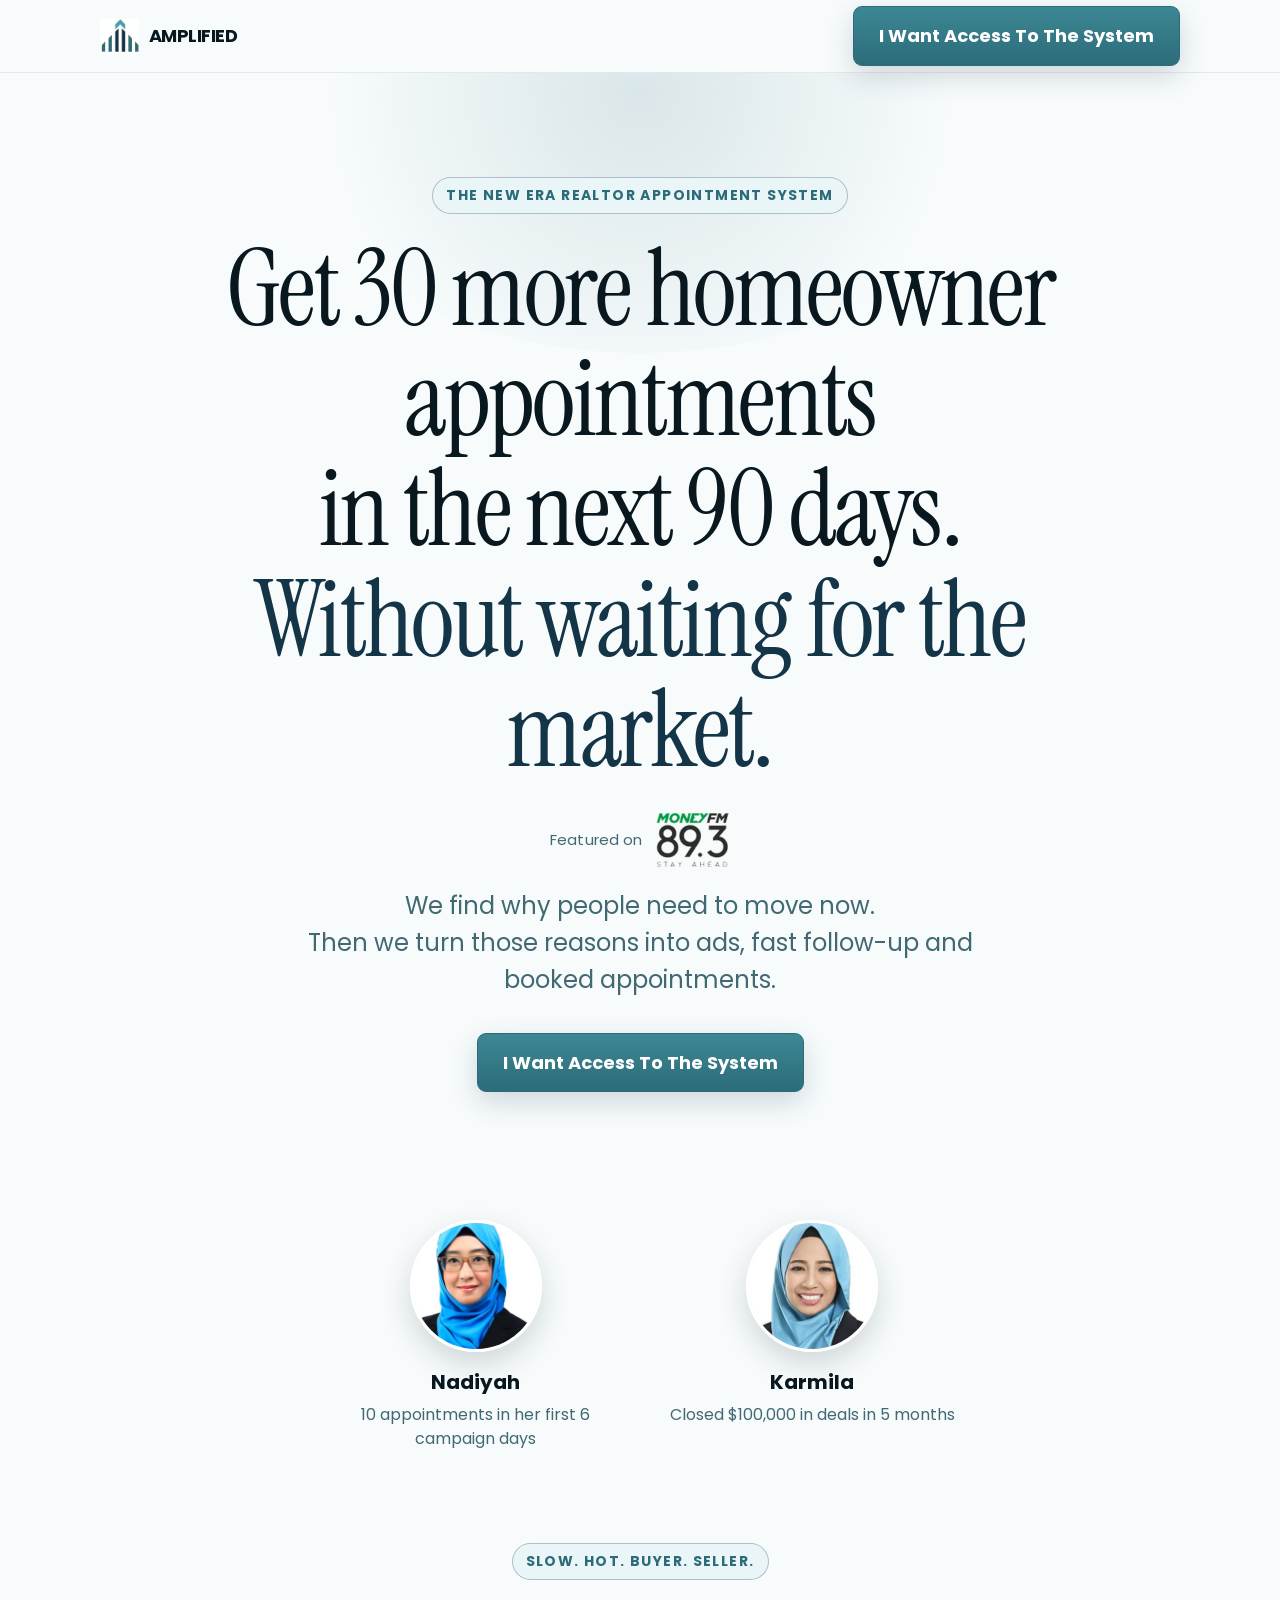
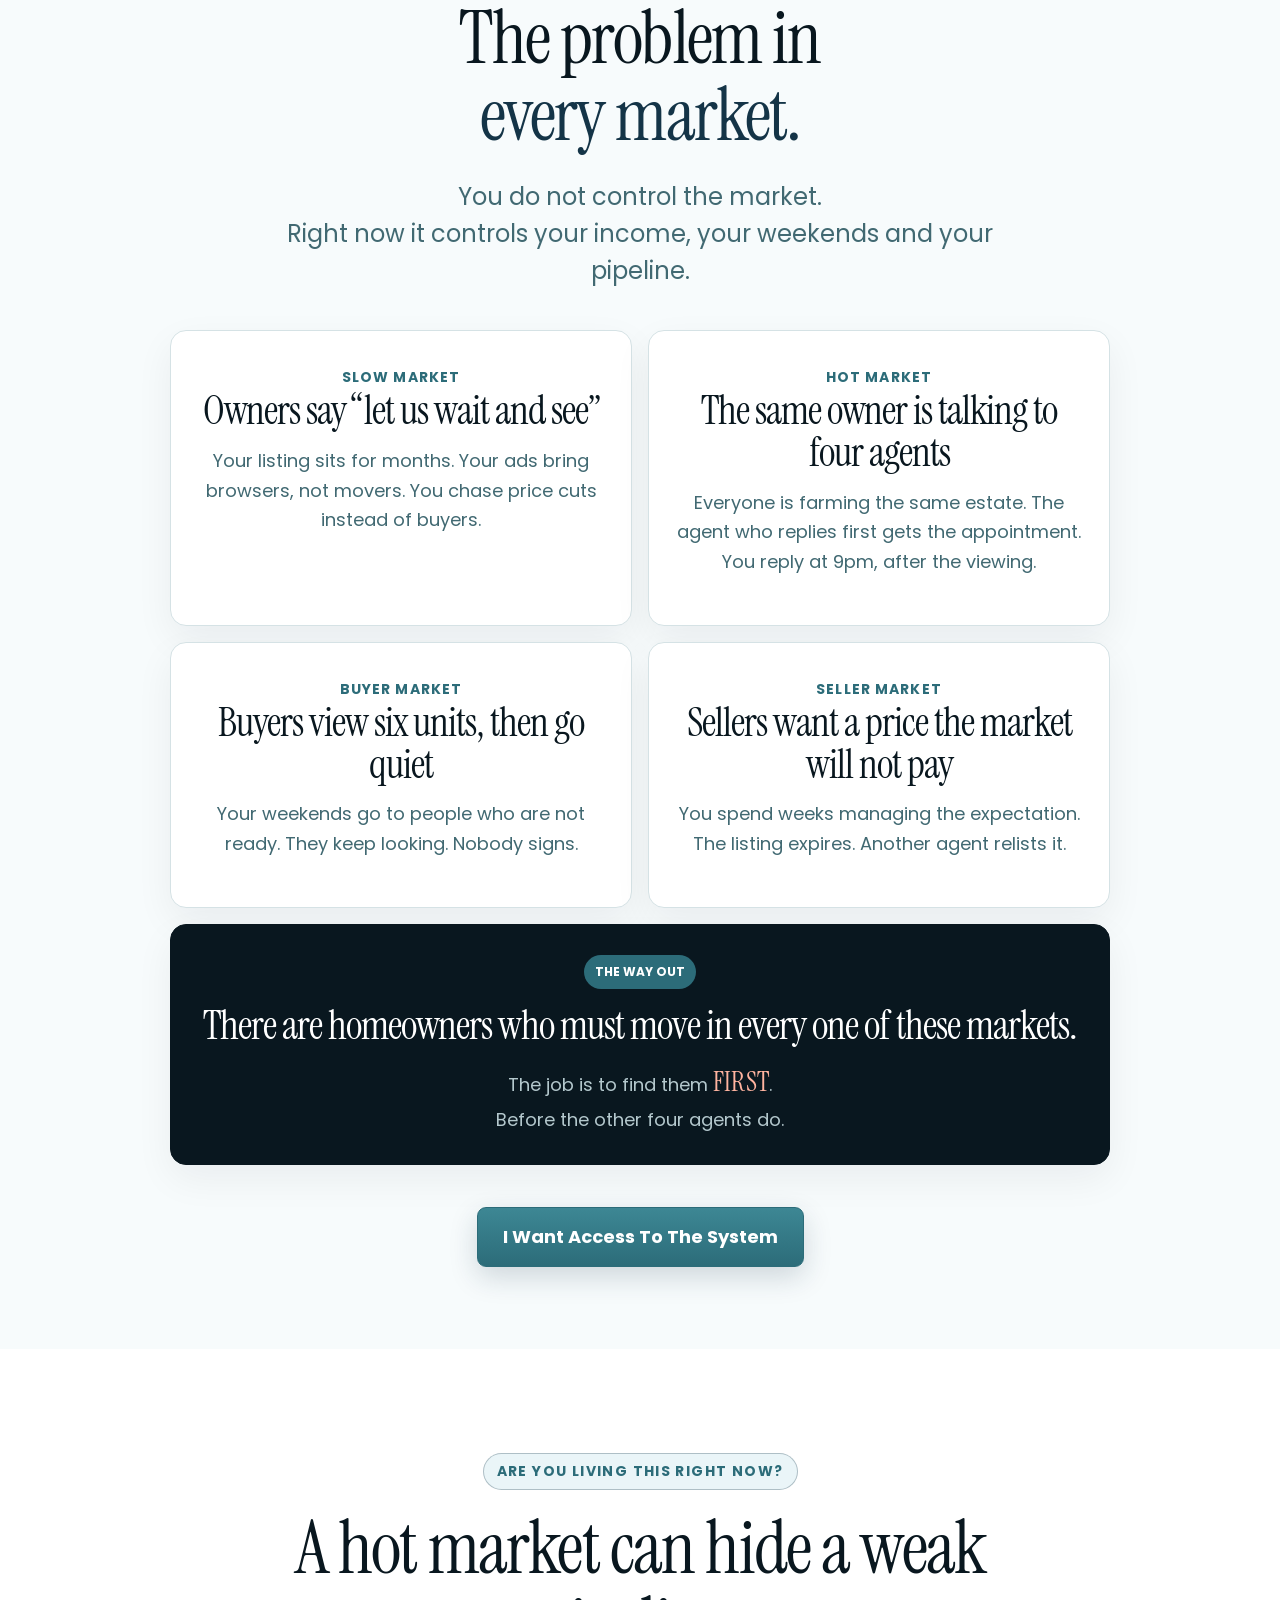
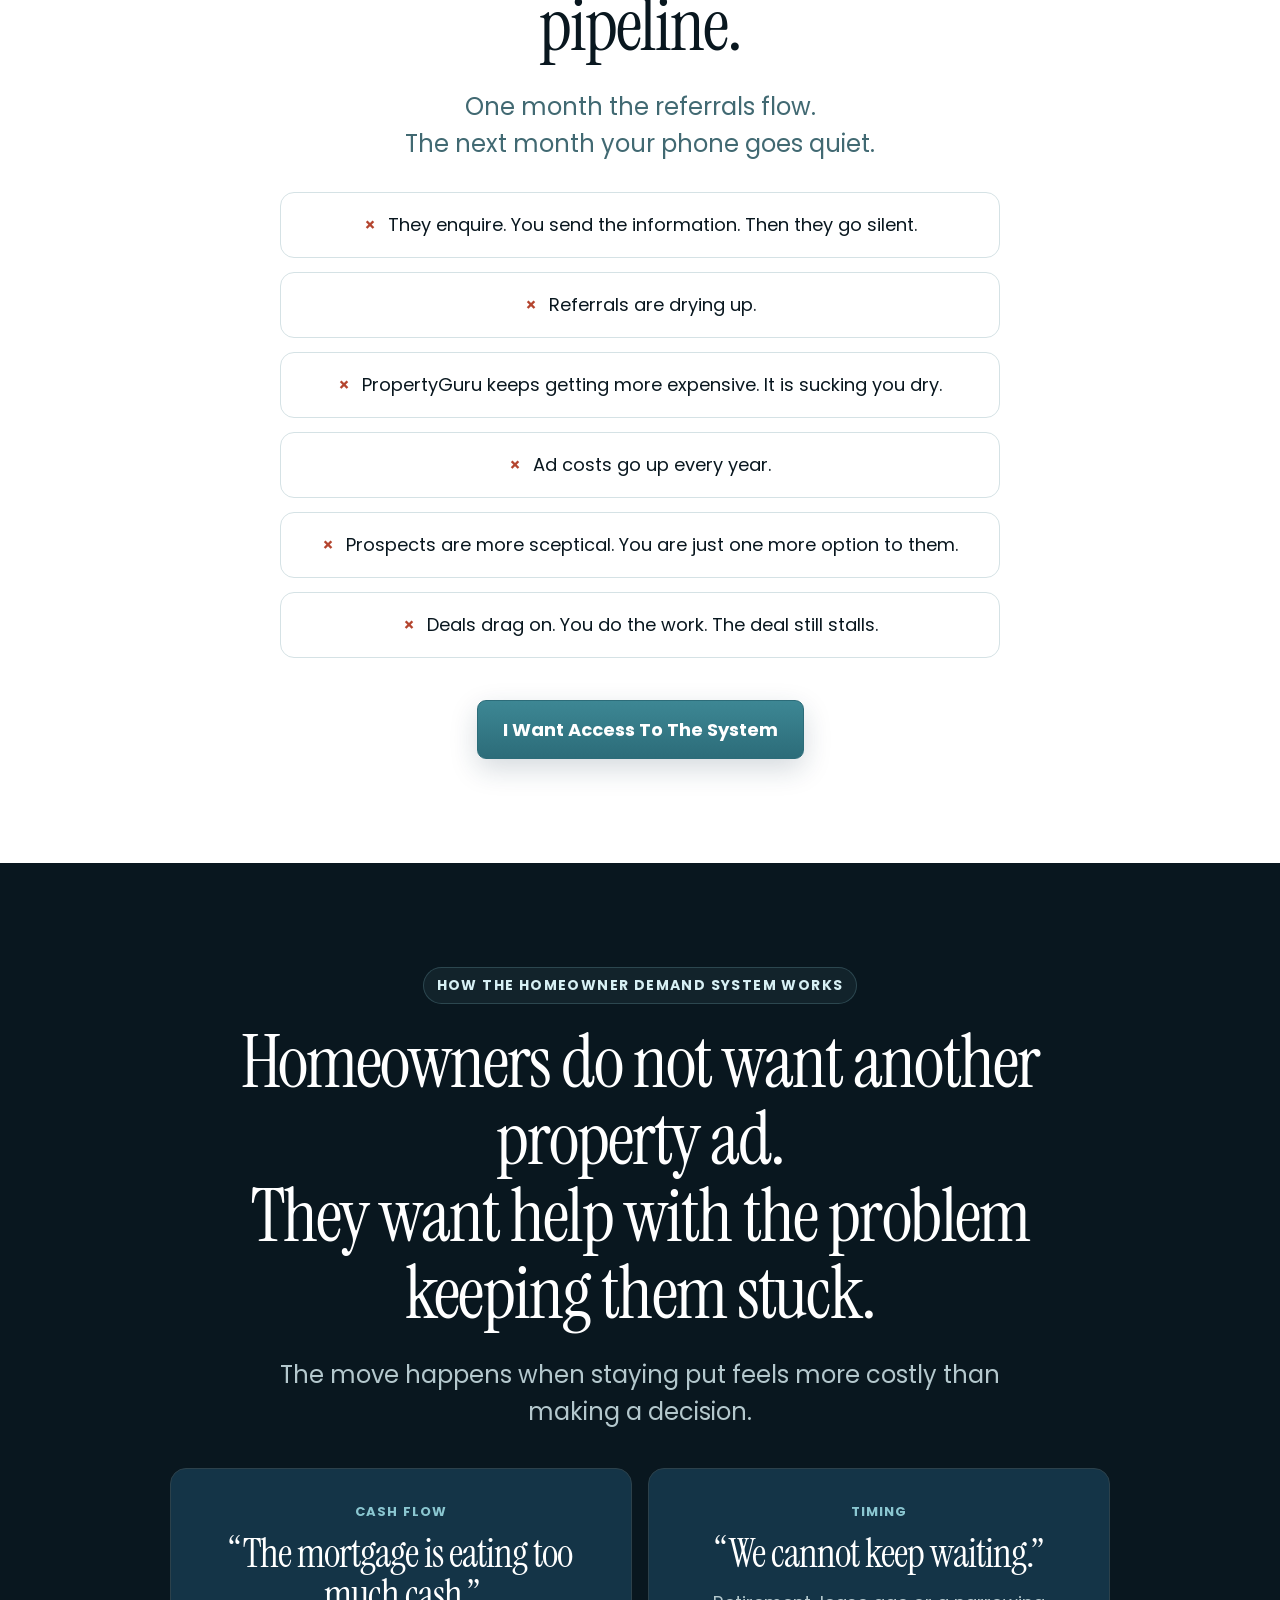
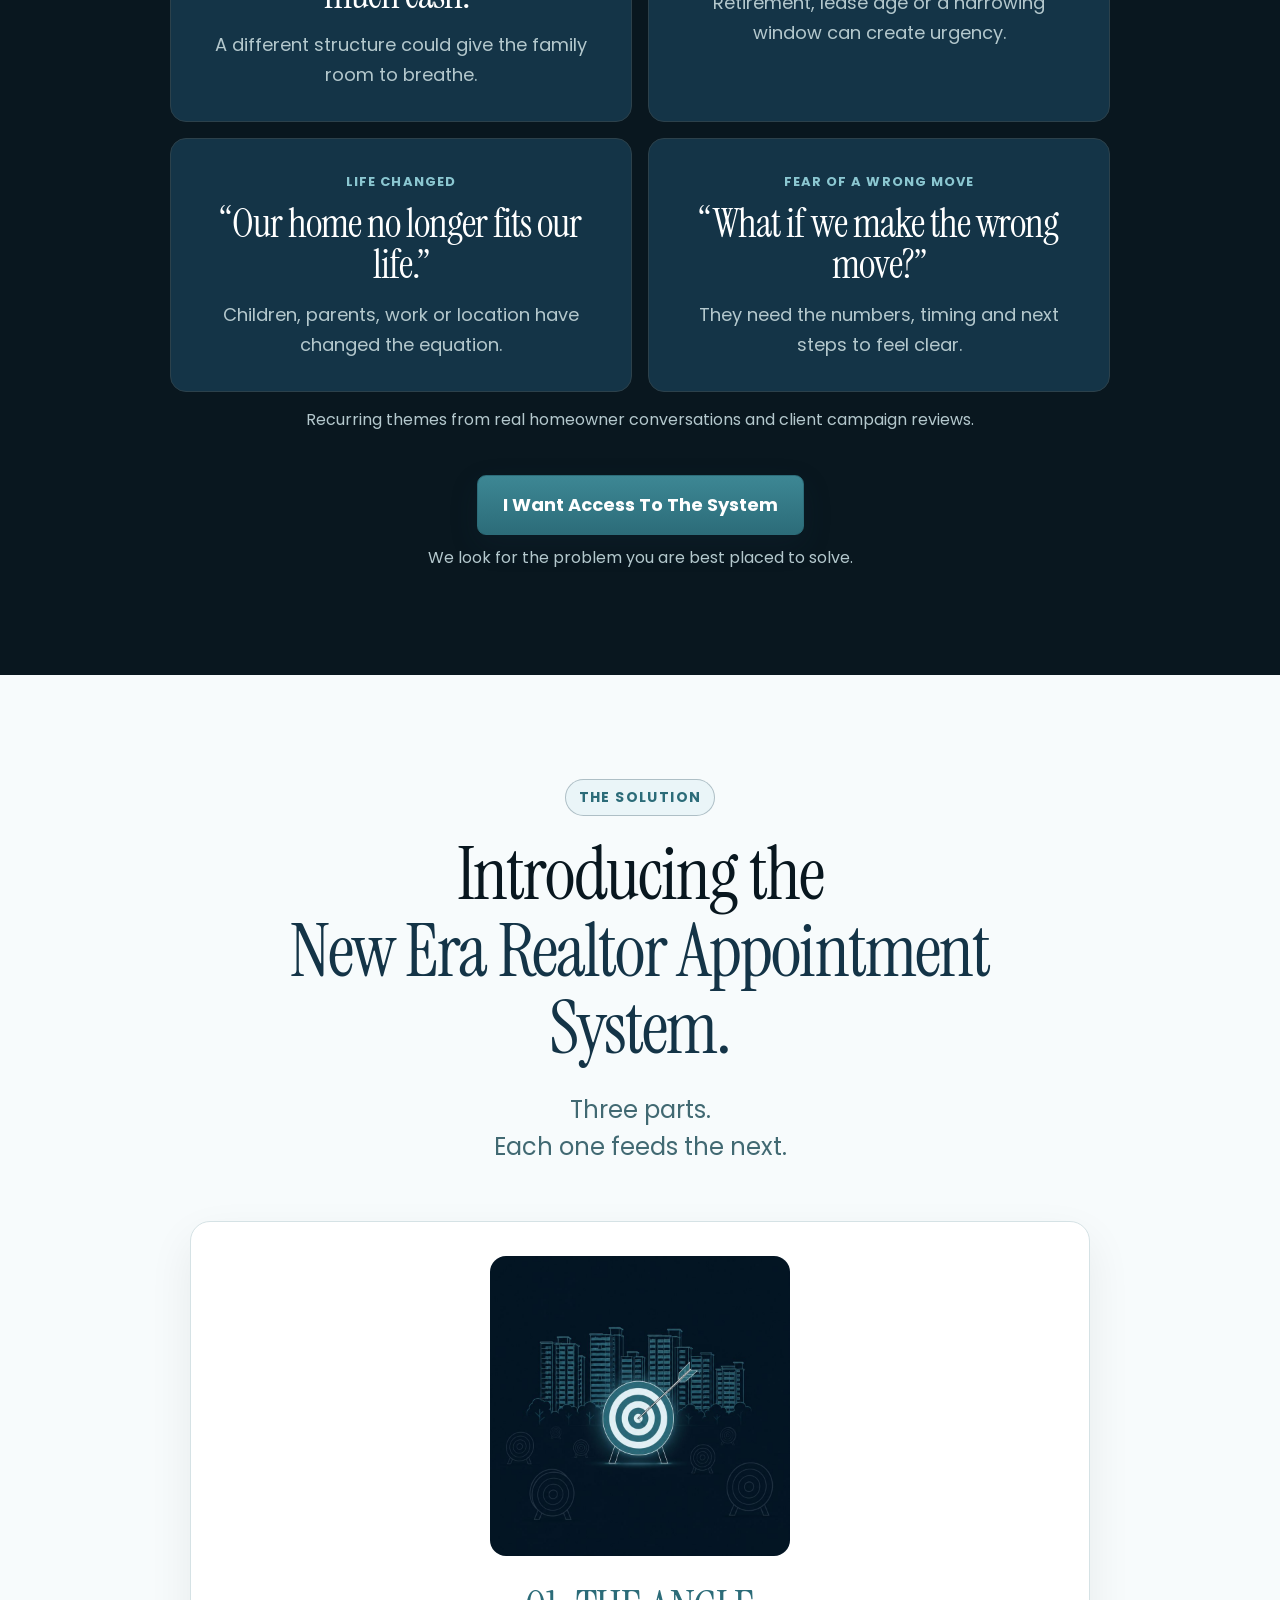
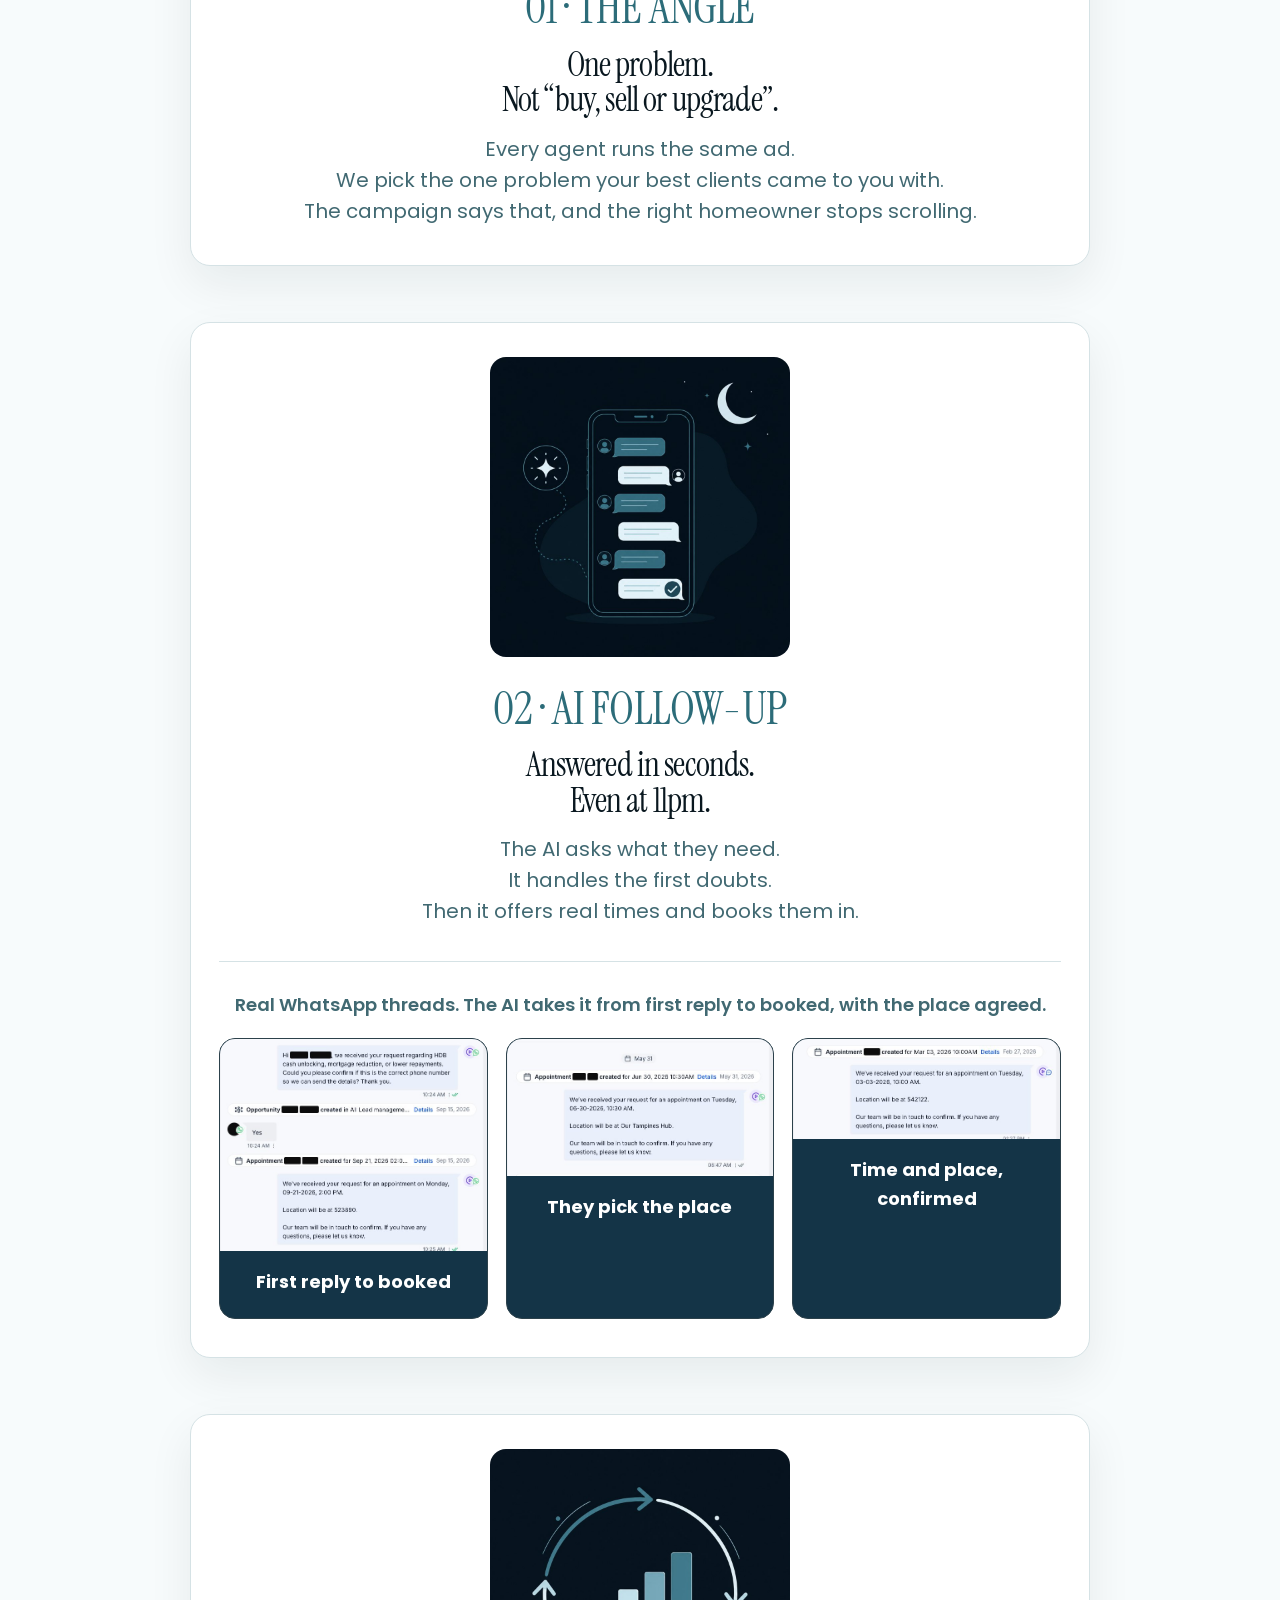
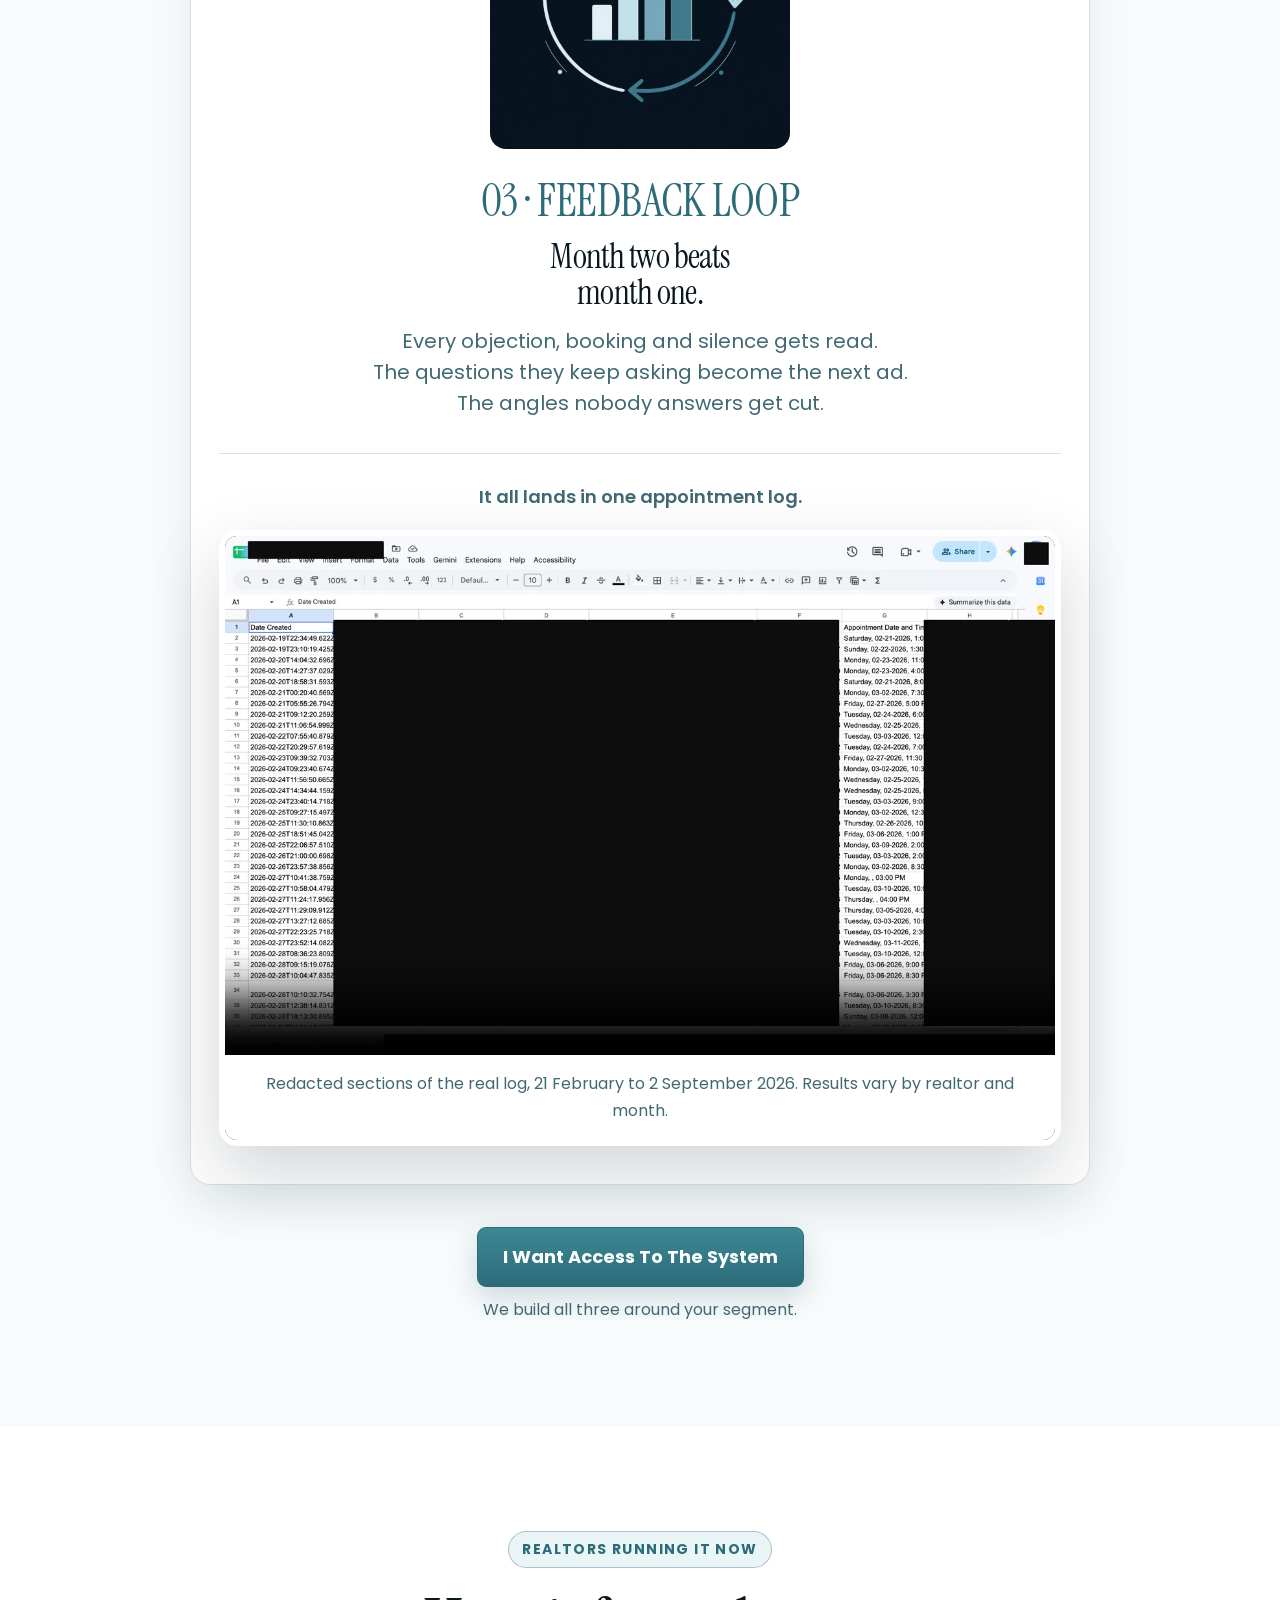
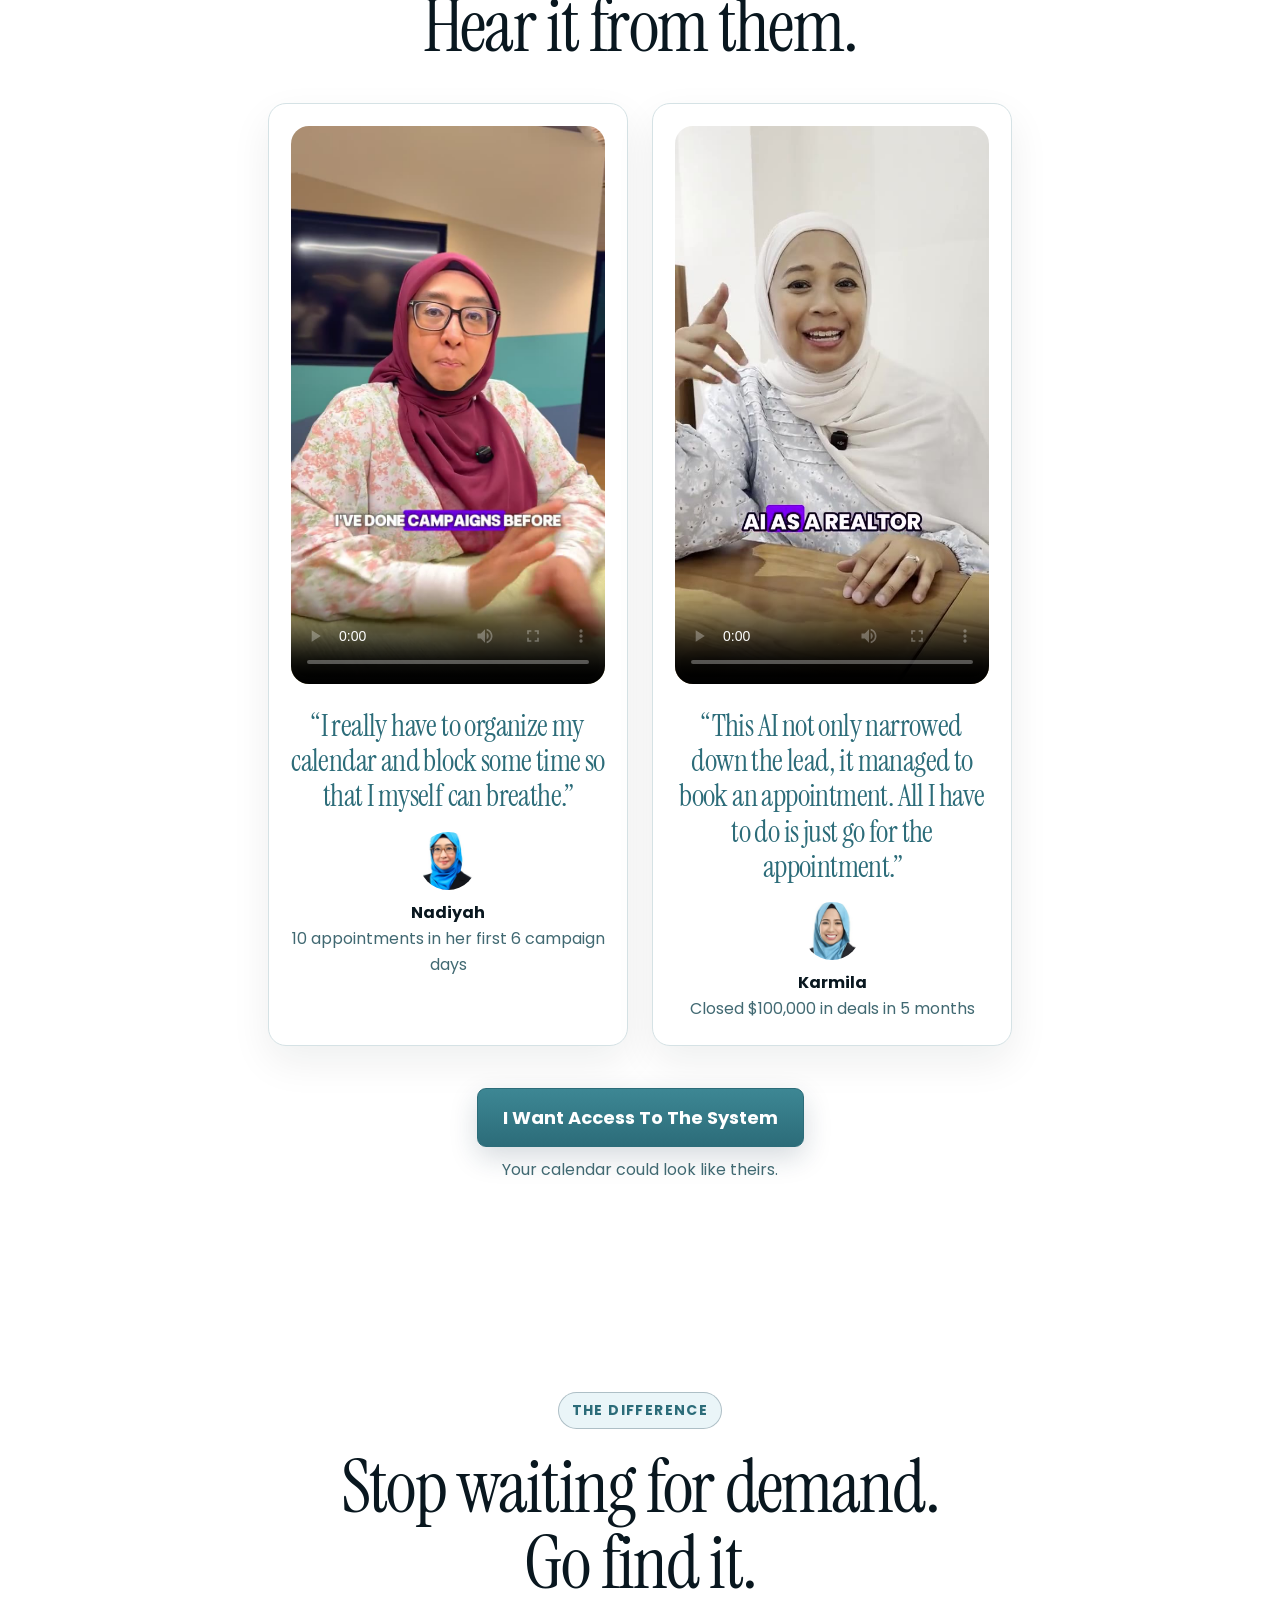
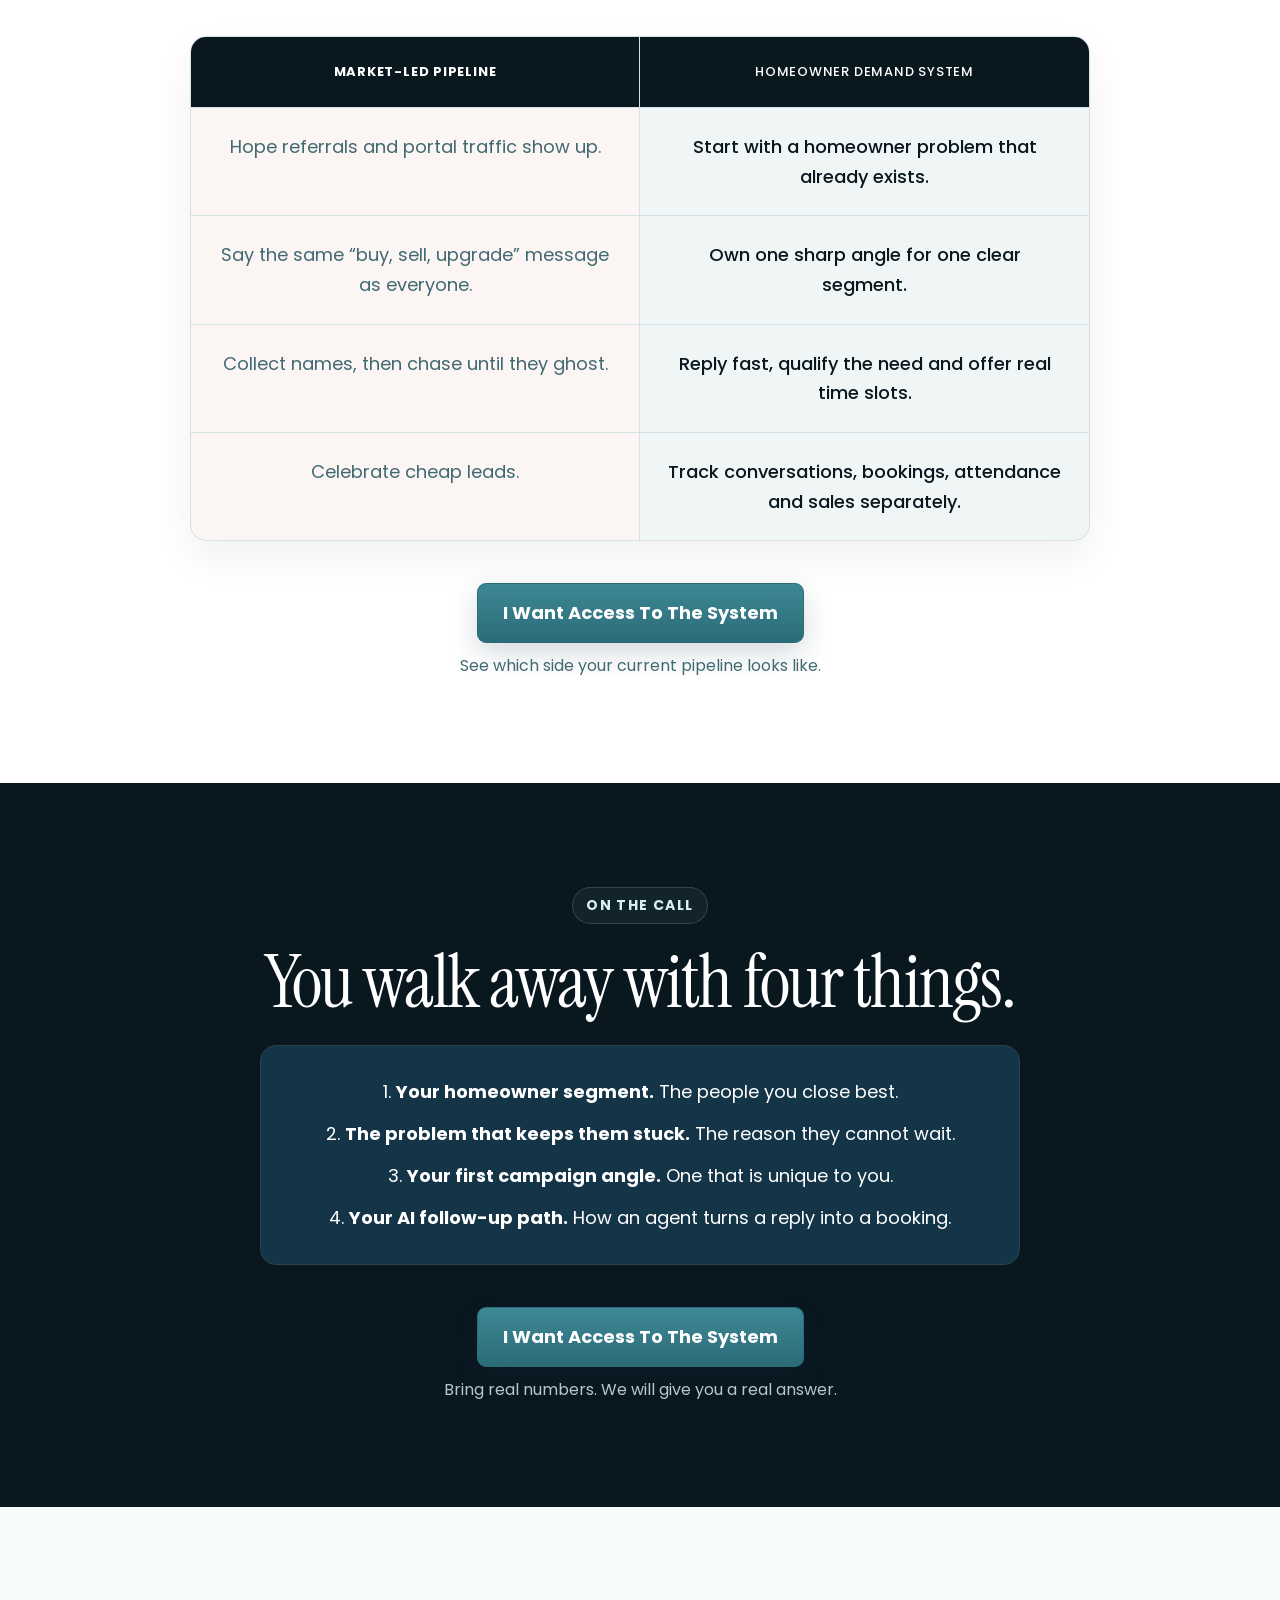
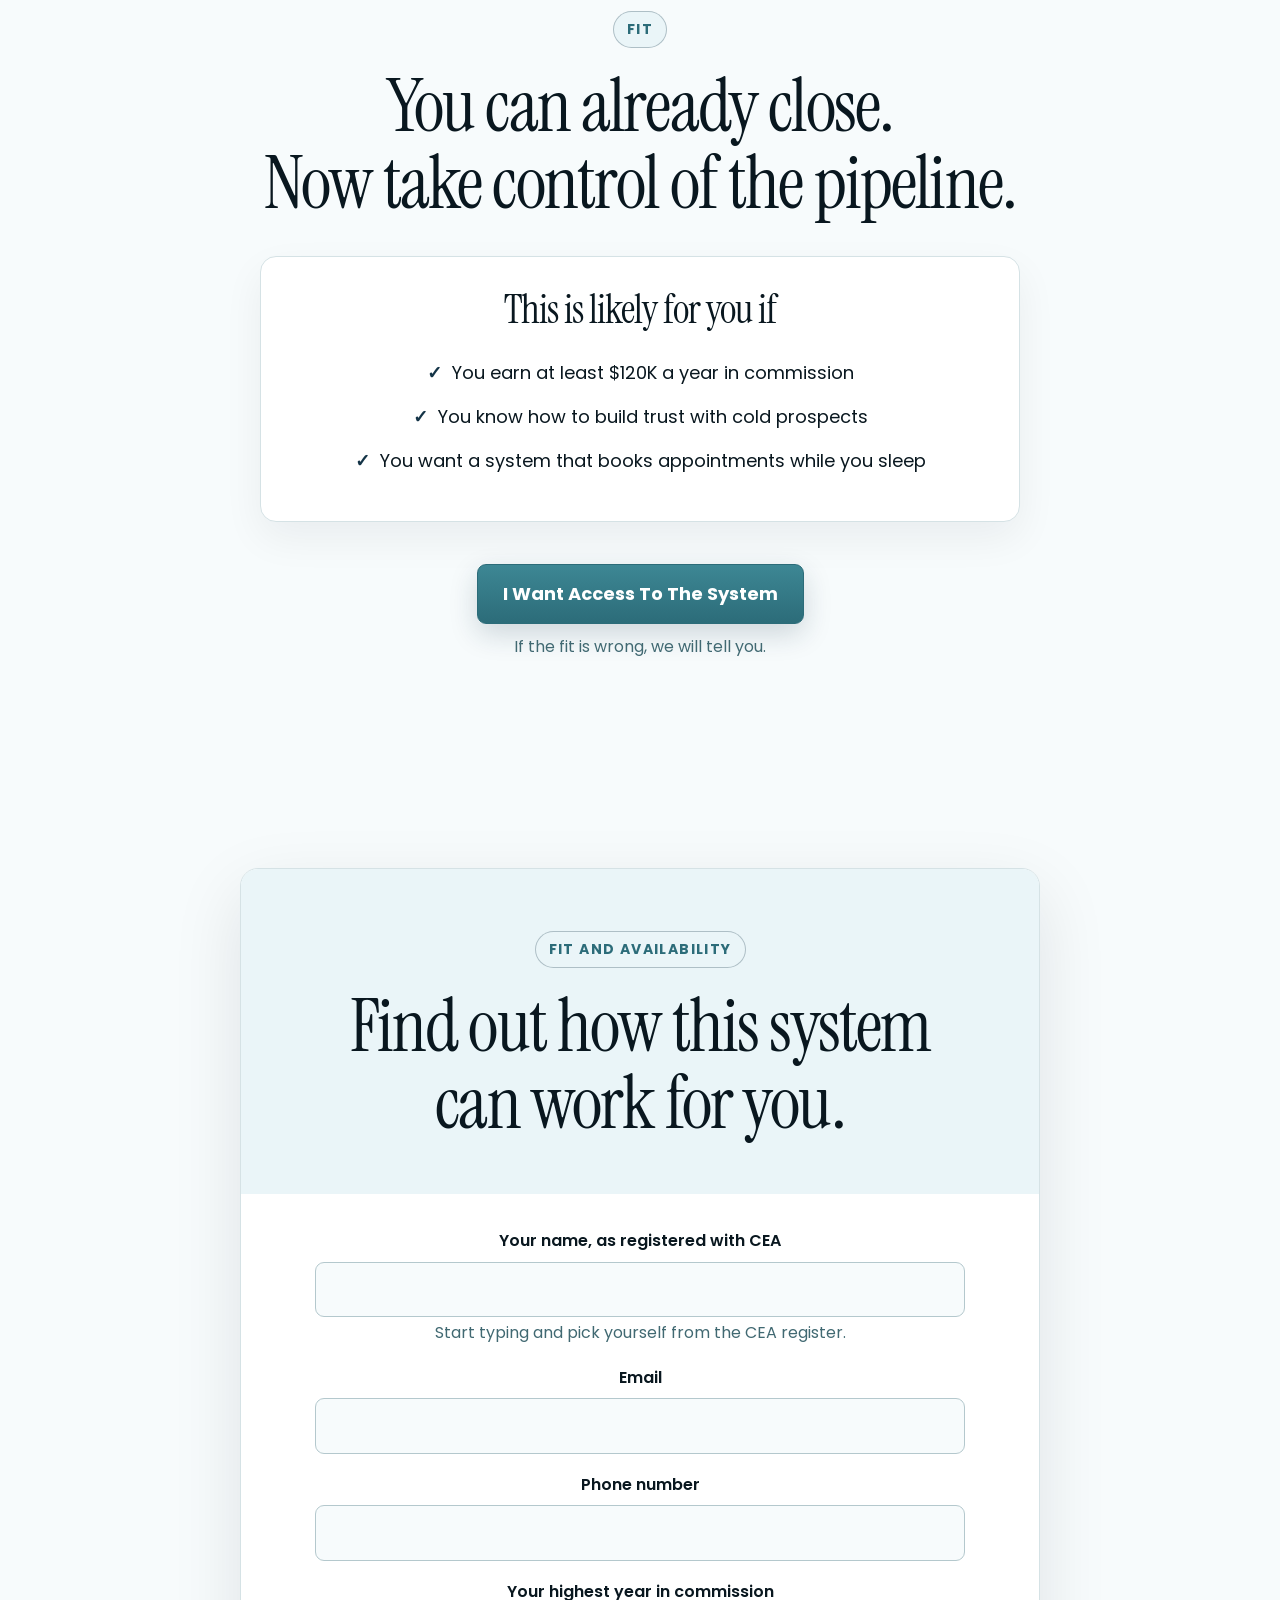
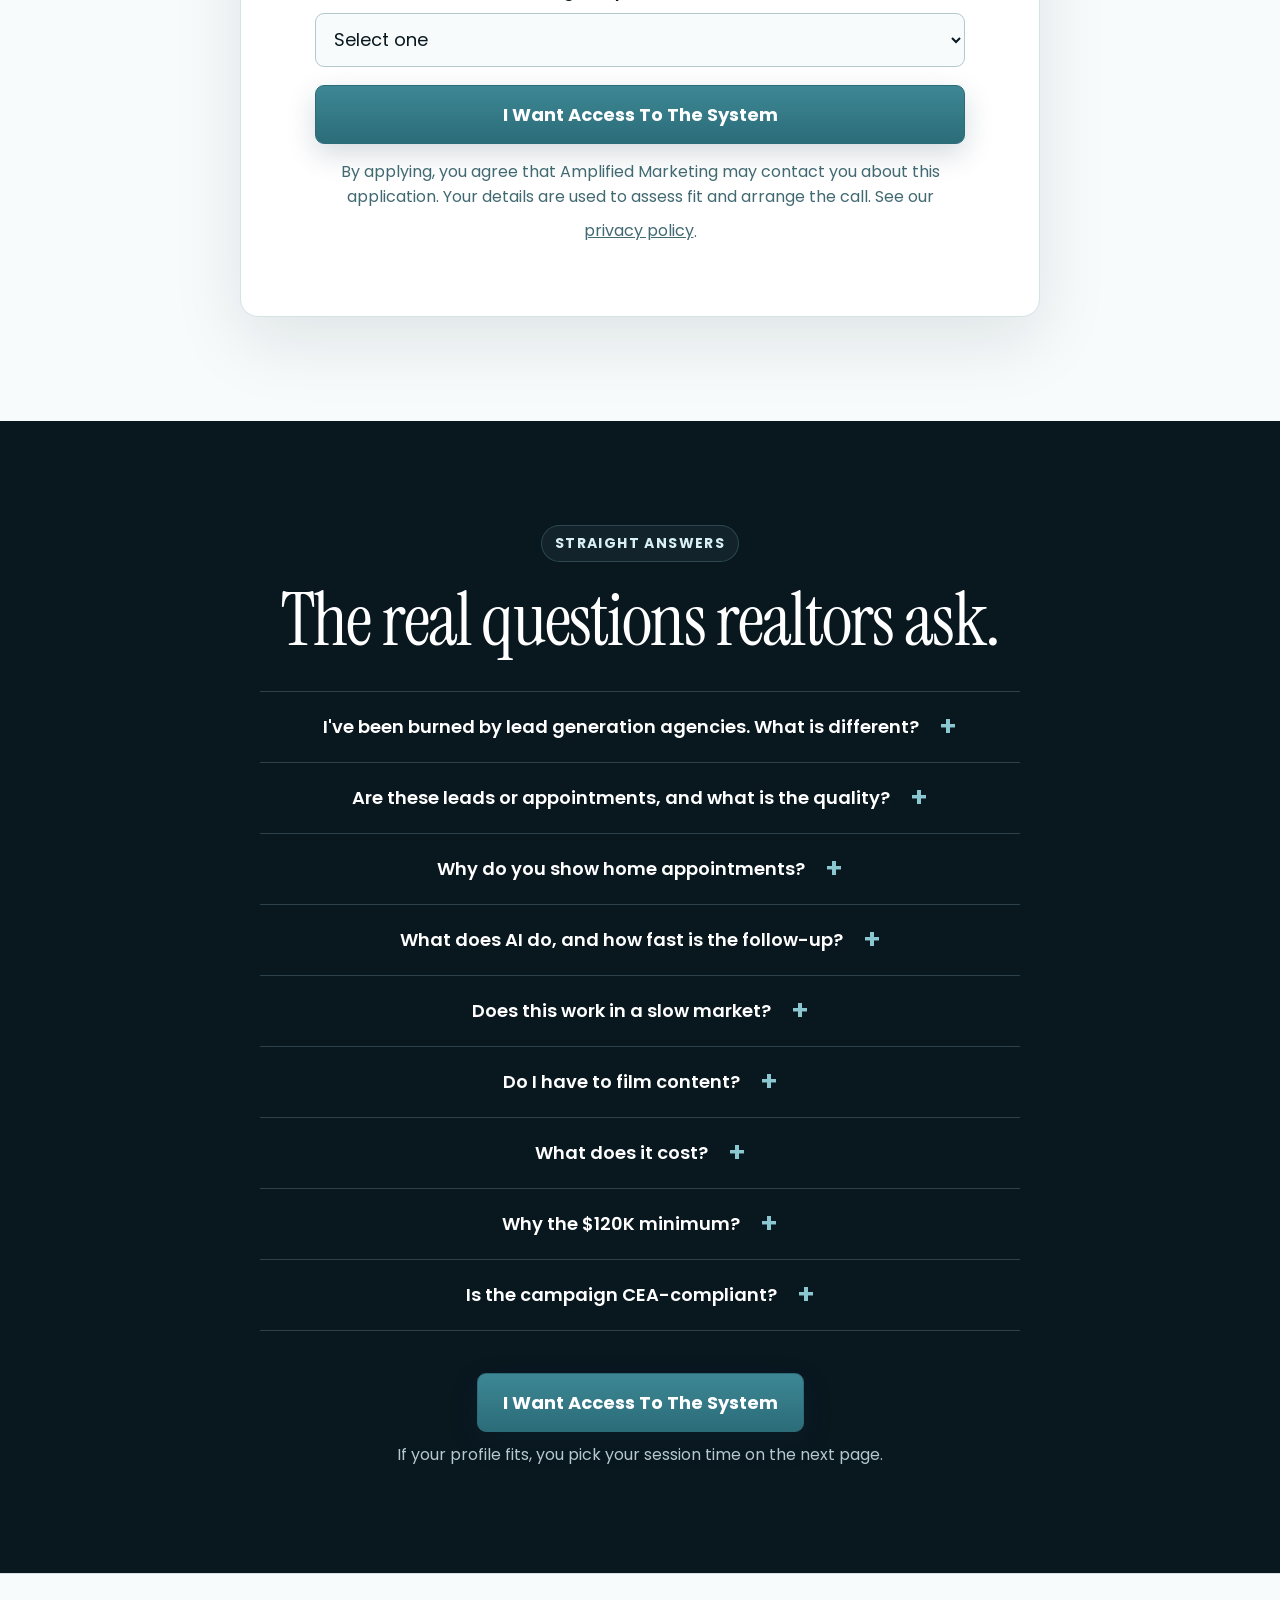
<file: index.html>
<!DOCTYPE html>

<html lang="en-SG">
<head>
<meta charset="utf-8"/>
<meta content="width=device-width, initial-scale=1" name="viewport"/>
<title>Get More Homeowner Appointments in Any Market | Amplified Marketing</title>
<meta content="For established Singapore realtors who want a repeatable way to turn real homeowner problems into booked appointments." name="description"/>
<link href="https://fonts.googleapis.com" rel="preconnect"/>
<link crossorigin="" href="https://fonts.gstatic.com" rel="preconnect"/>
<link href="https://fonts.googleapis.com/css2?family=Instrument+Serif:ital@0;1&amp;family=Poppins:wght@300;400;500;600;700&amp;display=swap" rel="stylesheet"/>
<link href="styles.css" rel="stylesheet"/>
<script src="config.js"></script>
</head>
<body>
<a class="skip-link" href="#main">Skip to content</a>
<nav aria-label="Primary" class="nav">
<div class="container nav-inner">
<a aria-label="Amplified Marketing home" class="brand" href="#top"><span aria-hidden="true" class="brand-icon"><img alt="" src="assets/amplified-brand.jpeg"/></span><span>AMPLIFIED</span></a>
<a class="btn" href="#apply">I Want Access To The System</a>
</div>
</nav>
<main id="main">
<header class="hero" id="top">
<div class="container">
<p class="eyebrow">The new era realtor appointment system</p>
<h1>Get 30 more homeowner appointments<br/>in the next 90 days.<br/><span class="accent">Without waiting for the market.</span></h1>
<p class="press-line" id="press-line"><span>Featured on</span><img alt="MoneyFM 89.3" src="assets/moneyfm.png"/></p>
<p class="lede">We find why people need to move now.<br/>Then we turn those reasons into ads, fast follow-up and booked appointments.</p>
<div class="actions">
<a class="btn" href="#apply">I Want Access To The System</a>
</div>
</header>
<section aria-label="Realtors running this now" class="results-strip">
<div class="container">
<div class="result-people">
<figure class="result-person"><img alt="Nadiyah, Singapore realtor" src="assets/nadiyah_face.jpg"/><figcaption><strong>Nadiyah</strong><span>10 appointments in her first 6 campaign days</span></figcaption></figure>
<figure class="result-person"><img alt="Karmila, Singapore realtor" src="assets/karmila_face.jpg"/><figcaption><strong>Karmila</strong><span>Closed $100,000 in deals in 5 months</span></figcaption></figure>
</div>
</div>
</section>
<section aria-labelledby="market-title" class="section-sm">
<div class="container">
<p class="eyebrow">Slow. Hot. Buyer. Seller.</p>
<h2 id="market-title">The problem in<br/><span class="accent">every market.</span></h2>
<p class="lede">You do not control the market.<br/>Right now it controls your income, your weekends and your pipeline.</p>
<div class="market-rail">
<article class="market-state"><small>Slow market</small><h3>Owners say “let us wait and see”</h3><p>Your listing sits for months. Your ads bring browsers, not movers. You chase price cuts instead of buyers.</p></article>
<article class="market-state"><small>Hot market</small><h3>The same owner is talking to four agents</h3><p>Everyone is farming the same estate. The agent who replies first gets the appointment. You reply at 9pm, after the viewing.</p></article>
<article class="market-state"><small>Buyer market</small><h3>Buyers view six units, then go quiet</h3><p>Your weekends go to people who are not ready. They keep looking. Nobody signs.</p></article>
<article class="market-state"><small>Seller market</small><h3>Sellers want a price the market will not pay</h3><p>You spend weeks managing the expectation. The listing expires. Another agent relists it.</p></article>
<article class="market-engine"><span class="engine-chip">THE WAY OUT</span><h3>There are homeowners who must move in every one of these markets.</h3><p>The job is to find them <span class="hot">FIRST</span>.<br/>Before the other four agents do.</p></article>
</div>
<div class="section-cta"><a class="btn" href="#apply">I Want Access To The System</a></div>
</div>
</section>
<section aria-labelledby="problem-title" class="section section-light">
<div class="narrow">
<div><p class="eyebrow">Are you living this right now?</p><h2 id="problem-title">A hot market can hide a weak pipeline.</h2></div>
<div><p class="lede">One month the referrals flow.<br/>The next month your phone goes quiet.</p></div>
<ul class="pain-list">
<li>They enquire. You send the information. Then they go silent.</li>
<li>Referrals are drying up.</li>
<li>PropertyGuru keeps getting more expensive. It is sucking you dry.</li>
<li>Ad costs go up every year.</li>
<li>Prospects are more sceptical. You are just one more option to them.</li>
<li>Deals drag on. You do the work. The deal still stalls.</li>
</ul>
<div class="section-cta"><a class="btn" href="#apply">I Want Access To The System</a></div>
</div>
</section>
<section aria-labelledby="psychology-title" class="section section-dark">
<div class="container">
<p class="eyebrow">How the homeowner demand system works</p>
<h2 id="psychology-title">Homeowners do not want another property ad.<br/>They want help with the problem keeping them stuck.</h2>
<p class="lede">The move happens when staying put feels more costly than making a decision.</p>
<div class="tension-list" style="margin-top:38px">
<article class="tension"><strong>Cash flow</strong><h3>“The mortgage is eating too much cash.”</h3><p>A different structure could give the family room to breathe.</p></article>
<article class="tension"><strong>Timing</strong><h3>“We cannot keep waiting.”</h3><p>Retirement, lease age or a narrowing window can create urgency.</p></article>
<article class="tension"><strong>Life changed</strong><h3>“Our home no longer fits our life.”</h3><p>Children, parents, work or location have changed the equation.</p></article>
<article class="tension"><strong>Fear of a wrong move</strong><h3>“What if we make the wrong move?”</h3><p>They need the numbers, timing and next steps to feel clear.</p></article>
</div>
<p class="fine" style="margin-top:16px">Recurring themes from real homeowner conversations and client campaign reviews.</p>
<div class="section-cta"><a class="btn" href="#apply">I Want Access To The System</a><p class="cta-note">We look for the problem you are best placed to solve.</p></div>
</div>
</section>
<section aria-labelledby="process-title" class="section">
<div class="container">
<p class="eyebrow">The solution</p>
<h2 id="process-title">Introducing the<br/><span class="accent">New Era Realtor Appointment System.</span></h2>
<p class="lede">Three parts.<br/>Each one feeds the next.</p>

<article class="step">
<img alt="One sharp angle: a single arrow in the centre of a target" src="assets/step_angle.jpg"/>
<p class="number">01 &middot; THE ANGLE</p>
<h3>One problem.<br/>Not &ldquo;buy, sell or upgrade&rdquo;.</h3>
<p class="lede">Every agent runs the same ad.<br/>We pick the one problem your best clients came to you with.<br/>The campaign says that, and the right homeowner stops scrolling.</p>
</article>

<article class="step">
<img alt="AI follow-up: a phone answering chats late at night" src="assets/step_aifollow.jpg"/>
<p class="number">02 &middot; AI FOLLOW-UP</p>
<h3>Answered in seconds.<br/>Even at 11pm.</h3>
<p class="lede">The AI asks what they need.<br/>It handles the first doubts.<br/>Then it offers real times and books them in.</p>
<div class="step-proof">
<p class="step-proof-title">Real WhatsApp threads. The AI takes it from first reply to booked, with the place agreed.</p>
<div class="conversation-grid agreed" style="margin-top:38px">
<figure class="conversation"><img alt="Real CRM thread: the homeowner says yes and the appointment is created for 21 September, 2pm" src="assets/convo_agreed_1.jpg"/><figcaption><b>First reply to booked</b></figcaption></figure>
<figure class="conversation"><img alt="Real CRM thread: appointment created for 30 June with the meeting place agreed" src="assets/convo_agreed_2.jpg"/><figcaption><b>They pick the place</b></figcaption></figure>
<figure class="conversation"><img alt="Real CRM thread: appointment created for 3 March with the location given" src="assets/convo_agreed_3.jpg"/><figcaption><b>Time and place, confirmed</b></figcaption></figure>
</div>
</div>
</article>

<article class="step">
<img alt="Feedback loop: a circle of arrows around a rising bar chart" src="assets/step_loop.jpg"/>
<p class="number">03 &middot; FEEDBACK LOOP</p>
<h3>Month two beats<br/>month one.</h3>
<p class="lede">Every objection, booking and silence gets read.<br/>The questions they keep asking become the next ad.<br/>The angles nobody answers get cut.</p>
<div class="step-proof">
<p class="step-proof-title">It all lands in one appointment log.</p>
<div class="media-frame">
<video controls="" muted="" playsinline="" poster="assets/real_sheet_poster.jpg" preload="metadata" src="video/real_sheet.mp4"></video>
<div class="media-caption">Redacted sections of the real log, 21 February to 2 September 2026. Results vary by realtor and month.</div>
</div>
</div>
</article>

<div class="section-cta"><a class="btn" href="#apply">I Want Access To The System</a><p class="cta-note">We build all three around your segment.</p></div>
</div>
</section>
<section aria-labelledby="clients-title" class="section section-light" id="proof">
<div class="container">
<p class="eyebrow">Realtors running it now</p>
<h2 id="clients-title">Hear it from them.</h2>
<div class="client-grid" id="client-grid">
<figure class="client-card">
<div class="media-frame"><video controls="" playsinline="" poster="assets/testimonial_poster.jpg" preload="metadata" src="assets/testimonial.mp4"></video></div>
<figcaption>
<p class="quote small">“I really have to organize my calendar and block some time so that I myself can breathe.”</p>
<div class="testimonial-by"><img alt="Singapore realtor speaking in the video" src="assets/nadiyah_face.jpg"/><div><strong>Nadiyah</strong><br/><span class="fine">10 appointments in her first 6 campaign days</span></div></div>
</figcaption>
</figure>
<figure class="client-card">
<div class="media-frame"><video controls="" playsinline="" poster="assets/karmila_hook3_poster.jpg" preload="metadata" src="assets/karmila_hook3.mp4"></video></div>
<figcaption>
<p class="quote small">“This AI not only narrowed down the lead, it managed to book an appointment. All I have to do is just go for the appointment.”</p>
<div class="testimonial-by"><img alt="Karmila, Singapore realtor" src="assets/karmila_face.jpg"/><div><strong>Karmila</strong><br/><span class="fine">Closed $100,000 in deals in 5 months</span></div></div>
</figcaption>
</figure>
</div>
<div class="section-cta"><a class="btn" href="#apply">I Want Access To The System</a><p class="cta-note">Your calendar could look like theirs.</p></div>
</div>
</section>
<section aria-labelledby="compare-title" class="section section-light">
<div class="container">
<p class="eyebrow">The difference</p><h2 id="compare-title">Stop waiting for demand.<br/>Go find it.</h2>
<div class="compare" style="margin-top:34px">
<div class="compare-row compare-head"><div>Market-led pipeline</div><div>Homeowner demand system</div></div>
<div class="compare-row"><div>Hope referrals and portal traffic show up.</div><div>Start with a homeowner problem that already exists.</div></div>
<div class="compare-row"><div>Say the same “buy, sell, upgrade” message as everyone.</div><div>Own one sharp angle for one clear segment.</div></div>
<div class="compare-row"><div>Collect names, then chase until they ghost.</div><div>Reply fast, qualify the need and offer real time slots.</div></div>
<div class="compare-row"><div>Celebrate cheap leads.</div><div>Track conversations, bookings, attendance and sales separately.</div></div>
</div>
<div class="section-cta"><a class="btn" href="#apply">I Want Access To The System</a><p class="cta-note">See which side your current pipeline looks like.</p></div>
</div>
</section>
<section aria-labelledby="call-title" class="section section-dark">
<div class="narrow">
<div><p class="eyebrow">On the call</p><h2 id="call-title">You walk away with four things.</h2></div>
<div class="card"><ol class="value-stack"><li><b>Your homeowner segment.</b> The people you close best.</li><li><b>The problem that keeps them stuck.</b> The reason they cannot wait.</li><li><b>Your first campaign angle.</b> One that is unique to you.</li><li><b>Your AI follow-up path.</b> How an agent turns a reply into a booking.</li></ol></div>
<div class="section-cta"><a class="btn" href="#apply">I Want Access To The System</a><p class="cta-note">Bring real numbers. We will give you a real answer.</p></div>
</div>
</section>
<section aria-labelledby="fit-title" class="section">
<div class="container">
<p class="eyebrow">Fit</p><h2 id="fit-title">You can already close.<br/>Now take control of the pipeline.</h2>
<div class="narrow" style="margin-top:34px">
<article class="card"><h3>This is likely for you if</h3><ul class="checklist"><li>You earn at least $120K a year in commission</li><li>You know how to build trust with cold prospects</li><li>You want a system that books appointments while you sleep</li></ul></article>
</div>
<div class="section-cta"><a class="btn" href="#apply">I Want Access To The System</a><p class="cta-note">If the fit is wrong, we will tell you.</p></div>
</div>
</section>
<section aria-labelledby="apply-title" class="section" id="apply">
<div class="container form-shell">
<div class="form-copy">
<p class="eyebrow">Fit and availability</p><h2 id="apply-title">Find out how this system can work for you.</h2>
</div>
<form class="form-body" id="application-form" novalidate="">
<div class="error-summary" id="error-summary" role="alert" tabindex="-1"></div>
<div class="field"><label for="f">Your name, as registered with CEA</label><input aria-autocomplete="list" aria-describedby="cea-hint" autocapitalize="words" autocomplete="name" enterkeyhint="next" id="f" name="name" required="" spellcheck="false" type="text"/><span class="fine" id="cea-hint">Start typing and pick yourself from the CEA register.</span><div class="cea-results" hidden="" id="cea-results" role="listbox"></div><input id="cea-reg" name="cea_reg_no" type="hidden"/><input id="cea-agency" name="cea_agency" type="hidden"/></div>
<div class="field"><label for="e">Email</label><input autocapitalize="off" autocomplete="email" enterkeyhint="next" id="e" inputmode="email" name="email" required="" spellcheck="false" type="email"/></div>
<div class="field"><label for="p">Phone number</label><input autocomplete="tel" enterkeyhint="done" id="p" inputmode="tel" name="phone" required="" type="tel"/></div>
<div class="field"><label for="c">Your highest year in commission</label><select id="c" name="annual_commission" required=""><option value="">Select one</option><option value="below">Below $120K</option><option value="120-250">$120K to $250K</option><option value="250-500">$250K to $500K</option><option value="500plus">Above $500K</option></select></div>
<button class="btn btn-wide" id="submit-button" type="submit">I Want Access To The System</button>
<p class="fine" id="privacy-note" style="margin:16px 0 0">By applying, you agree that Amplified Marketing may contact you about this application. Your details are used to assess fit and arrange the call. See our <a href="privacy.html">privacy policy</a>.</p>
</form>
</div>
</section>
<section aria-labelledby="faq-title" class="section section-dark">
<div class="narrow">
<p class="eyebrow">Straight answers</p><h2 id="faq-title">The real questions realtors ask.</h2>
<div class="faq">
<details><summary>I've been burned by lead generation agencies. What is different?</summary><p>Most agencies sell names, then blame your follow-up. We build the campaign angle and first-response system with you. You can inspect the real conversations and appointment record on this page. Then judge us on booked appointments, not lead counts.</p></details>
<details><summary>Are these leads or appointments, and what is the quality?</summary><p>The record shows booked appointments, not downloads or form fills. The GHL examples show real questions, objections and availability. From there, your closing skill takes over.</p></details>
<details><summary>Why do you show home appointments?</summary><p>139 of the 265 bookings on this page were set at the homeowner’s home.<br/>One realtor told us homeowners invited her to their place.</p></details>
<details><summary>What does AI do, and how fast is the follow-up?</summary><p>AI keeps the first response fast and the follow-up consistent. We measured 181 first replies.<br/>The median was 60 seconds. 94% went out within 5 minutes. The angle still comes from homeowner psychology and your expertise.</p></details>
<details><summary>Does this work in a slow market?</summary><p>A slow market changes the angle. Cash flow pressure, retirement timing and family needs are still there. We find the one your segment feels most.</p></details>
<details><summary>Do I have to film content?</summary><p>Only if the angle needs you on camera. We choose the smallest useful creative format during the pipeline review.</p></details>
<details><summary>What does it cost?</summary><p>We price the campaign after the review. The scope depends on your angle and follow-up. The review itself is free.</p></details>
<details><summary>Why the $120K minimum?</summary><p>This system adds demand to an existing sales engine. If the closing engine is not proven, more appointments will not fix it.</p></details>
<details><summary>Is the campaign CEA-compliant?</summary><p>Every campaign goes through your agency’s review before it runs.</p></details>
</div>
<div class="section-cta"><a class="btn" href="#apply">I Want Access To The System</a><p class="cta-note">If your profile fits, you pick your session time on the next page.</p></div>
</div>
</section>
</main>
<footer class="footer"><div class="container">Amplified Marketing, Singapore. Results vary by realtor and month.<br/><a href="privacy.html">Privacy</a> · <a href="terms.html">Terms</a></div></footer>
<div class="mobile-cta"><a class="btn" href="#apply">I Want Access To The System</a></div>
<script>
    const form = document.getElementById('application-form');
    const errorSummary = document.getElementById('error-summary');
    const submitButton = document.getElementById('submit-button');
    const mobileCta = document.querySelector('.mobile-cta');
    const syncMobileCta = function () {
      const formTop = document.getElementById('apply').getBoundingClientRect().top;
      const pastHero = window.scrollY > window.innerHeight * 0.75;
      const beforeForm = formTop > window.innerHeight * 0.55;
      const inlineCtaVisible = Array.from(document.querySelectorAll('main .btn')).some(function (button) {
        const rect = button.getBoundingClientRect();
        return rect.bottom > 0 && rect.top < window.innerHeight;
      });
      mobileCta.classList.toggle('is-visible', pastHero && beforeForm && !inlineCtaVisible);
    };
    window.addEventListener('scroll', syncMobileCta, { passive: true });
    window.addEventListener('resize', syncMobileCta);
    syncMobileCta();
    form.addEventListener('submit', function (event) {
      event.preventDefault();
      errorSummary.classList.remove('show');
      const required = Array.from(form.querySelectorAll('[required]'));
      form.querySelectorAll('.field-error').forEach(function (error) { error.remove(); });
      required.forEach(function (field) {
        field.removeAttribute('aria-invalid');
        field.removeAttribute('aria-describedby');
      });
      const phoneField = document.getElementById('p');
      phoneField.setCustomValidity(window.AMP.isValidMobile(phoneField.value) ? '' : 'invalid');
      const emailField = document.getElementById('e');
      emailField.setCustomValidity(/^[^@\s]+@[^@\s]+\.[^@\s]{2,}$/.test(emailField.value.trim()) ? '' : 'invalid');
      const invalid = required.filter(function (field) { return !field.checkValidity(); });
      if (invalid.length) {
        errorSummary.textContent = 'Please complete every field with a valid answer.';
        errorSummary.classList.add('show');
        errorSummary.focus();
        invalid.forEach(function (field) {
          const error = document.createElement('span');
          error.className = 'field-error';
          error.id = field.id + '-error';
          error.textContent = field.validity.valueMissing || !field.value.trim() ? 'Complete this field.' : field.id === 'p' ? 'Enter a Singapore mobile starting with 8 or 9.' : field.validity.typeMismatch || field.validity.patternMismatch || field.validity.customError ? 'Enter a valid answer.' : 'Complete this field.';
          field.setAttribute('aria-invalid', 'true');
          field.setAttribute('aria-describedby', error.id);
          field.insertAdjacentElement('afterend', error);
        });
        invalid[0].focus();
        return;
      }
      if (submitButton.disabled) return;
      submitButton.disabled = true;
      submitButton.textContent = 'Checking fit...';
      try { sessionStorage.setItem('realtorFirstName', document.getElementById('f').value.trim().split(' ')[0]); } catch (error) {}
      const qualified = document.getElementById('c').value !== 'below';
      const lead = Object.fromEntries(new FormData(form).entries());
      if (window.AMP.rememberLead) window.AMP.rememberLead(lead);
      if (qualified) { window.AMP.sendLead(Object.assign(lead, { qualified: true, source: 'realtor-funnel' })); window.AMP.track('Lead'); }
      else { window.AMP.track('NotEligible', true); }
      setTimeout(function () { window.location.href = qualified ? 'book.html' : 'not-eligible.html'; }, 300);
    });
    window.addEventListener('pageshow', function () { submitButton.disabled = false; submitButton.textContent = 'I Want Access To The System'; });
    // Autofill: remember this visitor, and accept details passed in the ad URL.
    // Browser/iOS one-tap fill is handled by the autocomplete attributes above; this covers
    // the return visit and the click-through from an ad that already knows them.
    (function () {
      const fields = { name: 'f', email: 'e', phone: 'p', commission: 'c' };
      const params = new URLSearchParams(location.search);
      const stored = (function () {
        try { return JSON.parse(localStorage.getItem('amp_lead') || '{}'); } catch (error) { return {}; }
      })();
      Object.keys(fields).forEach(function (key) {
        const el = document.getElementById(fields[key]);
        if (!el || el.value) return;
        const value = params.get(key) || params.get('lead_' + key) || stored[key] || '';
        if (value) el.value = value;
      });
      const reg = params.get('cea_reg') || stored.cea_reg_no;
      const agency = params.get('agency') || stored.cea_agency;
      if (reg) document.getElementById('cea-reg').value = reg;
      if (agency) document.getElementById('cea-agency').value = agency;
      window.AMP.rememberLead = function (lead) {
        try {
          localStorage.setItem('amp_lead', JSON.stringify({
            name: lead.name, email: lead.email, phone: lead.phone,
            commission: lead.annual_commission, cea_reg_no: lead.cea_reg_no, cea_agency: lead.cea_agency,
          }));
        } catch (error) {}
      };
    })();

    // CEA public register lookup. Fails open: if the proxy is down, the typed name still submits.
    (function () {
      const nameField = document.getElementById('f');
      const results = document.getElementById('cea-results');
      const regField = document.getElementById('cea-reg');
      const agencyField = document.getElementById('cea-agency');
      let timer = null;
      let lastQuery = '';
      const close = function () { results.hidden = true; results.textContent = ''; };
      const render = function (rows) {
        results.textContent = '';
        if (!rows.length) return close();
        rows.slice(0, 6).forEach(function (row) {
          const option = document.createElement('button');
          option.type = 'button';
          option.setAttribute('role', 'option');
          option.innerHTML = '<b></b><span class="cea-meta"></span>';
          option.querySelector('b').textContent = row.name;
          option.querySelector('.cea-meta').textContent = row.reg_no + ' \u00b7 ' + row.agency;
          option.addEventListener('click', function () {
            nameField.value = row.name;
            regField.value = row.reg_no;
            agencyField.value = row.agency;
            lastQuery = row.name.toLowerCase();
            close();
            nameField.focus();
          });
          results.appendChild(option);
        });
        results.hidden = false;
      };
      nameField.addEventListener('input', function () {
        regField.value = '';
        agencyField.value = '';
        const query = nameField.value.trim();
        window.clearTimeout(timer);
        if (query.length < 3 || query.toLowerCase() === lastQuery) return close();
        timer = window.setTimeout(function () {
          const controller = new AbortController();
          window.setTimeout(function () { controller.abort(); }, 6000);
          fetch(window.AMP.CEA_PROXY_URL + '?name=' + encodeURIComponent(query), { signal: controller.signal })
            .then(function (response) { return response.json(); })
            .then(function (data) { render(data.results || []); })
            .catch(function () { close(); });
        }, 300);
      });
      document.addEventListener('click', function (event) {
        if (!results.contains(event.target) && event.target !== nameField) close();
      });
      nameField.addEventListener('keydown', function (event) { if (event.key === 'Escape') close(); });
    })();

    form.addEventListener('input', function (event) {
      const field = event.target;
      if (!field.matches('[required]')) return;
      if (field.id === 'p') field.setCustomValidity(window.AMP.isValidMobile(field.value) ? '' : 'invalid');
      if (field.id === 'e') field.setCustomValidity(/^[^@\s]+@[^@\s]+\.[^@\s]{2,}$/.test(field.value.trim()) ? '' : 'invalid');
      const error = document.getElementById(field.id + '-error');
      if (error && field.checkValidity()) {
        error.remove();
        field.removeAttribute('aria-invalid');
        field.removeAttribute('aria-describedby');
      }
    });
  </script>
</body>
</html>
</file>
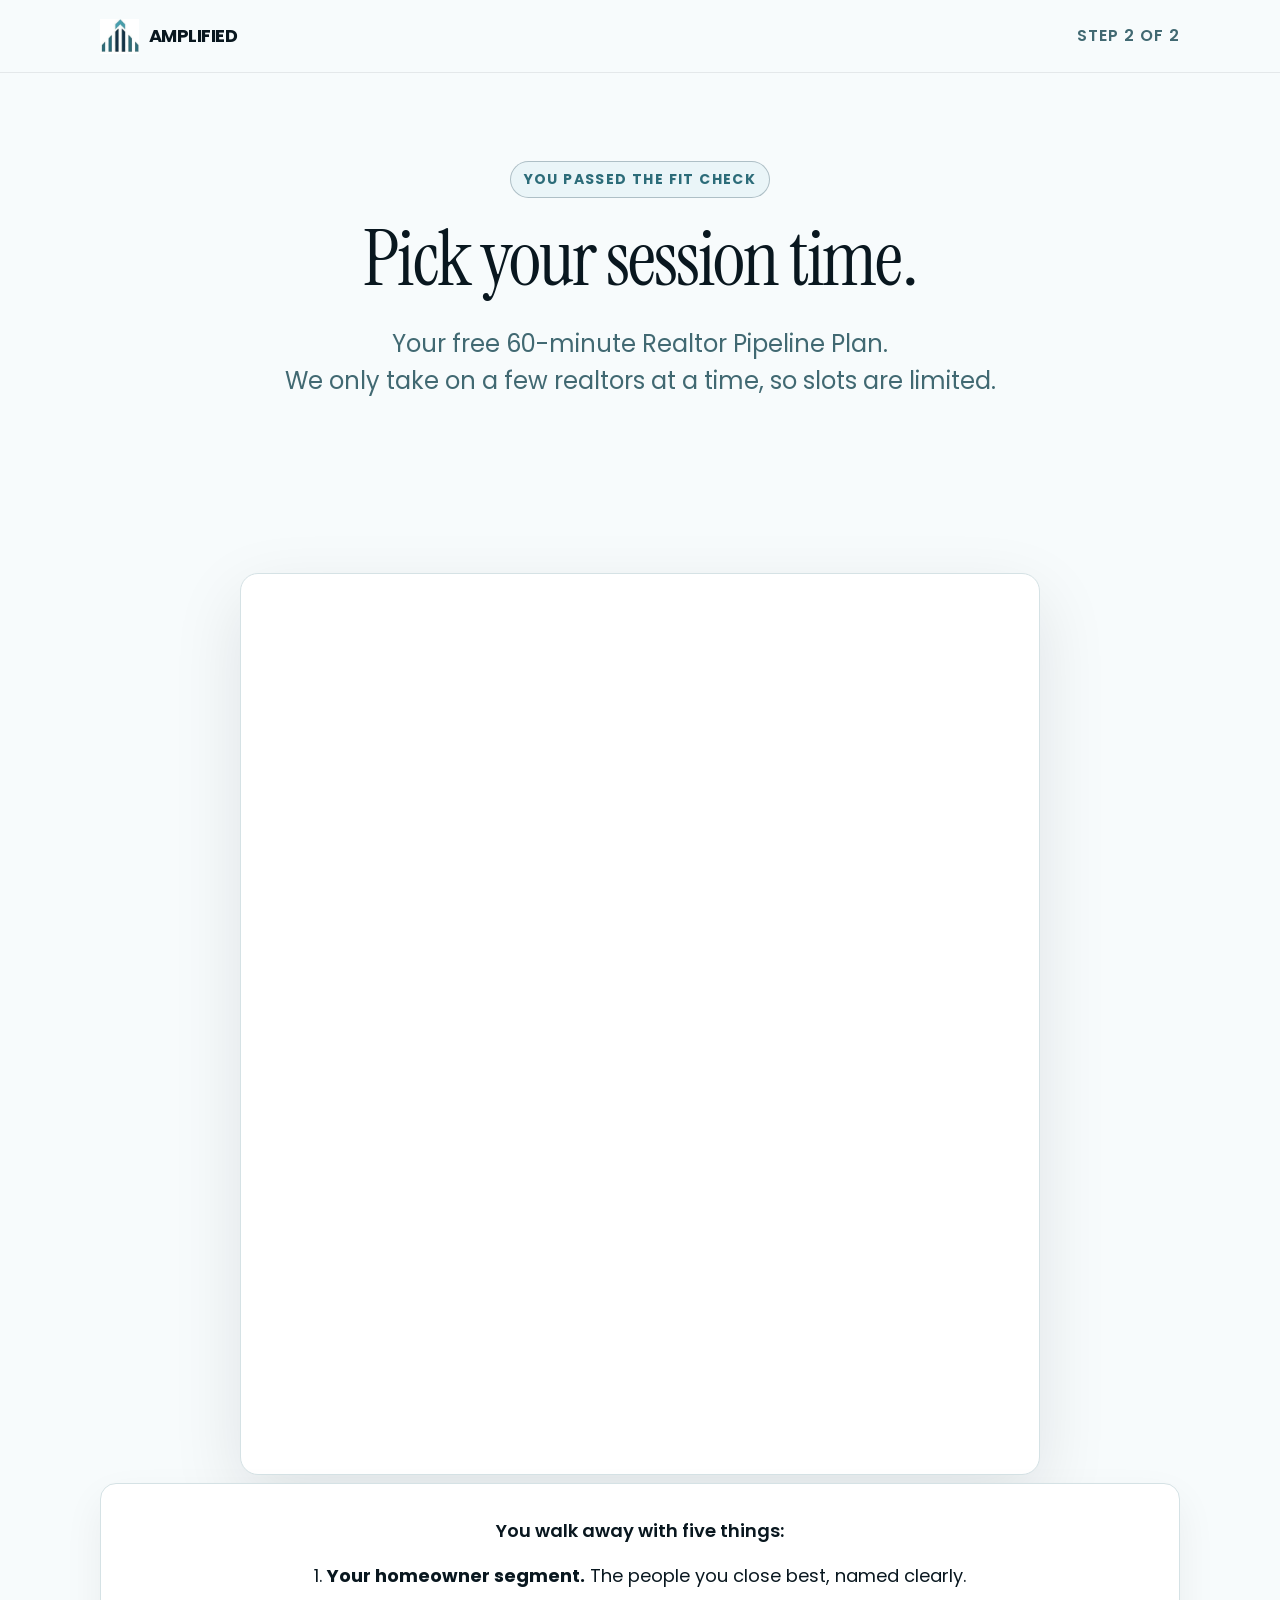
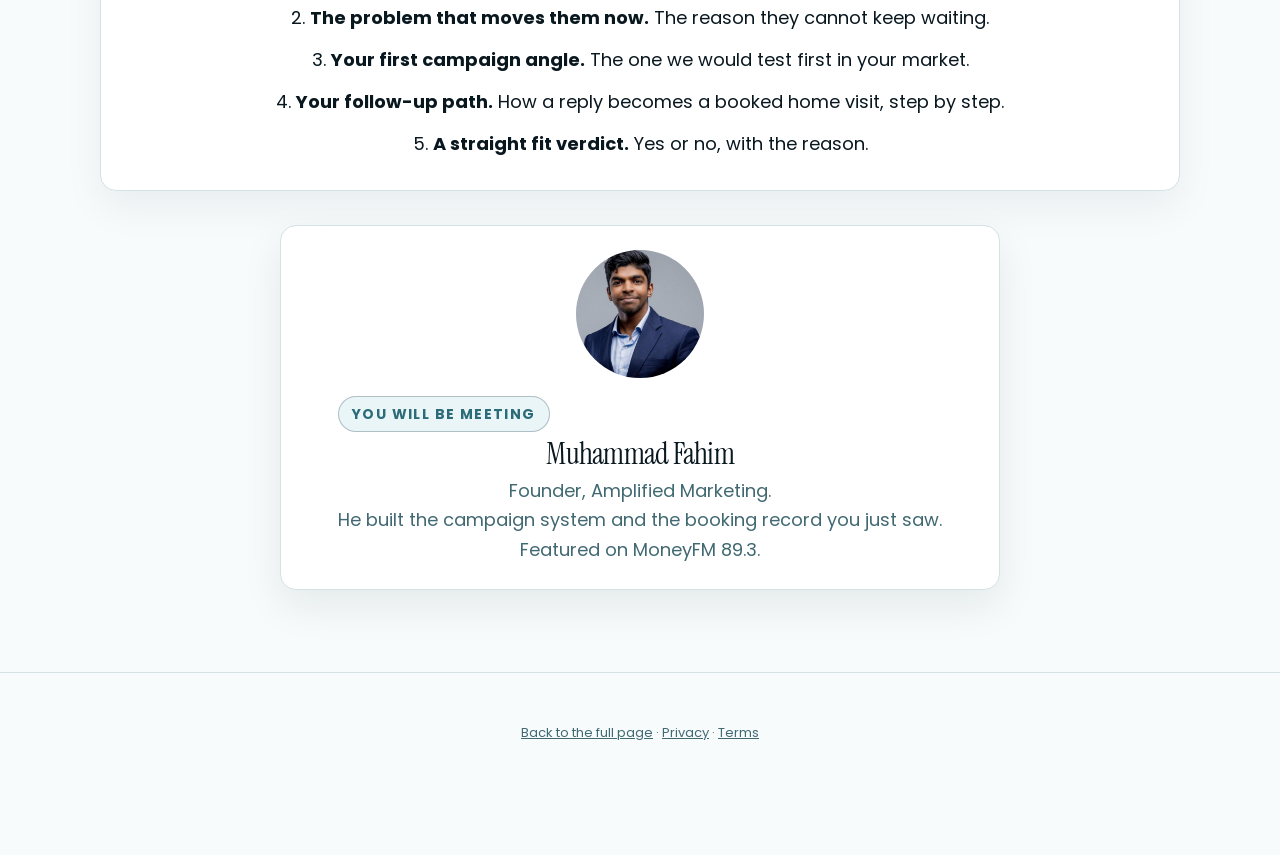
<file: book.html>
<!DOCTYPE html>

<html lang="en-SG">
<head>
<meta charset="utf-8"/>
<meta content="width=device-width, initial-scale=1" name="viewport"/>
<title>Book Your Realtor Pipeline Plan | Amplified Marketing</title>
<meta content="You qualify. Pick a time for your free 60-minute Realtor Pipeline Plan." name="description"/>
<link href="https://fonts.googleapis.com" rel="preconnect"/>
<link crossorigin="" href="https://fonts.gstatic.com" rel="preconnect"/>
<link href="https://fonts.googleapis.com/css2?family=Instrument+Serif:ital@0;1&amp;family=Poppins:wght@300;400;500;600;700&amp;display=swap" rel="stylesheet"/>
<link href="styles.css" rel="stylesheet"/>
<script src="config.js"></script>
</head>
<body>
<a class="skip-link" href="#main">Skip to content</a>
<nav aria-label="Primary" class="nav"><div class="container nav-inner"><a class="brand" href="index.html"><span aria-hidden="true" class="brand-icon"><img alt="" src="assets/amplified-brand.jpeg"/></span><span>AMPLIFIED</span></a><span class="fine mono">STEP 2 OF 2</span></div></nav>
<main id="main">
<header class="page-hero">
<div class="narrow center">
<p class="eyebrow">You passed the fit check</p>
<h1 id="book-title" style="font-size:clamp(44px,7vw,78px)">Pick your session time.</h1>
<p class="lede">Your free 60-minute Realtor Pipeline Plan.<br/>We only take on a few realtors at a time, so slots are limited.</p>
</div>
</header>
<section class="section-sm">
<div class="container">
<div class="narrow">
</div>
<div class="calendar-shell" id="calendar" style="margin-top:44px">
<iframe id="ghl-calendar" scrolling="no" src="https://api.leadconnectorhq.com/widget/booking/mQ3zsixy8DQJLPi1OGDH" title="Book your Realtor Pipeline Plan"></iframe>
</div>
<div class="card" style="margin-top:8px">
<p class="stack-title">You walk away with five things:</p>
<ol class="value-stack">
<li><b>Your homeowner segment.</b> The people you close best, named clearly.</li>
<li><b>The problem that moves them now.</b> The reason they cannot keep waiting.</li>
<li><b>Your first campaign angle.</b> The one we would test first in your market.</li>
<li><b>Your follow-up path.</b> How a reply becomes a booked home visit, step by step.</li>
<li><b>A straight fit verdict.</b> Yes or no, with the reason.</li>
</ol>
</div>
<article class="founder-card"><img alt="Muhammad Fahim, Founder of Amplified Marketing" src="assets/fahim.jpg"/><div><p class="eyebrow">You will be meeting</p><h3>Muhammad Fahim</h3><p>Founder, Amplified Marketing.<br/>He built the campaign system and the booking record you just saw.<br/>Featured on MoneyFM 89.3.</p></div></article>
</div>
</section>
</main>
<footer class="footer"><div class="container"><a href="index.html">Back to the full page</a> · <a href="privacy.html">Privacy</a> · <a href="terms.html">Terms</a></div></footer>
<script>
  // Prefill the GHL booking form with what they already typed on the landing page, and mark that
  // this browser reached the calendar (thank-you.html fires Schedule only when this flag is set).
  try {
    sessionStorage.setItem('amp_booking_open', '1');
    var lead = JSON.parse(localStorage.getItem('amp_lead') || '{}');
    // Whole name in first_name: CEA register names are surname-first, so a split would greet "Hi TAN".
    var fullName = (lead.name || '').trim().toLowerCase().replace(/\b\w/g, function (c) { return c.toUpperCase(); });
    var cal0 = document.getElementById('ghl-calendar');
    var u = new URL(cal0.src);
    if (fullName) u.searchParams.set('first_name', fullName);
    if (lead.email) u.searchParams.set('email', lead.email);
    if (lead.phone) u.searchParams.set('phone', window.AMP && AMP.toE164 ? AMP.toE164(lead.phone) : lead.phone);
    if (u.href !== cal0.src) cal0.src = u.href;
  } catch (error) {}
</script>
<script src="https://link.msgsndr.com/js/form_embed.js" defer></script>
<script>
  try {
    var firstName = sessionStorage.getItem('realtorFirstName');
    if (firstName) document.getElementById('book-title').textContent = firstName + ', pick your session time.';
  } catch (error) {}
  // Belt and braces for the same problem: if the embed script has parked the iframe off-screen
  // or at zero height a few seconds in, put it back.
  window.setTimeout(function () {
    var cal = document.getElementById('ghl-calendar');
    if (!cal) return;
    var box = cal.getBoundingClientRect();
    if (box.height < 300 || getComputedStyle(cal).visibility === 'hidden') {
      cal.setAttribute('style', 'width:100%;min-height:900px;border:0;opacity:1;visibility:visible;position:relative;left:auto;');
    }
  }, 4000);

  // A booking only counts when GHL says it landed. Exact origins only.
  var BOOKING_ORIGINS = new Set(['https://api.leadconnectorhq.com', 'https://widgets.leadconnectorhq.com', 'https://link.msgsndr.com']);
  window.addEventListener('message', function (ev) {
    if (!BOOKING_ORIGINS.has(ev.origin)) return;
    var s = typeof ev.data === 'string' ? ev.data : JSON.stringify(ev.data || '');
    if (/appointment|booking/i.test(s) && /success|booked|created|complete/i.test(s)) {
      // Schedule fires once, on thank-you.html, whether GHL redirects there itself or we do.
      setTimeout(function () { window.location.href = 'thank-you.html'; }, 300);
    }
  });
</script>
</body>
</html>
</file>
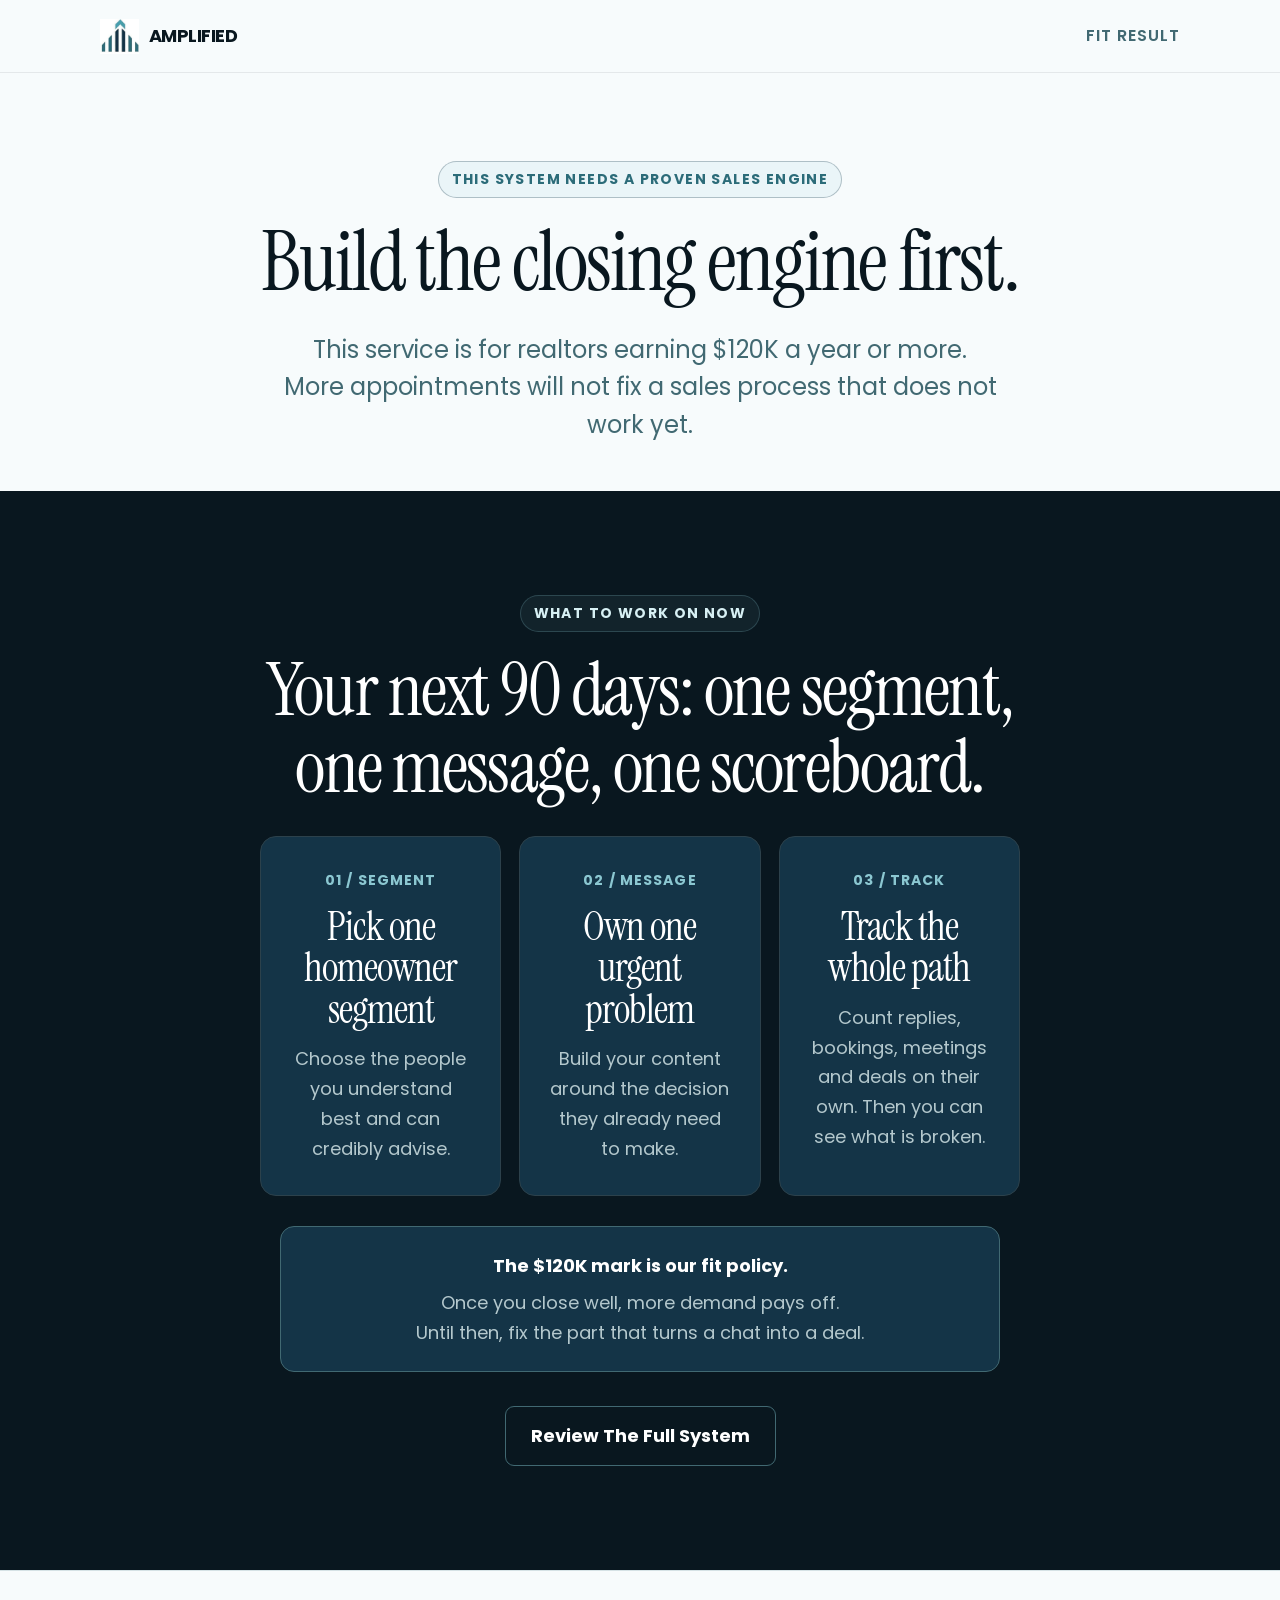
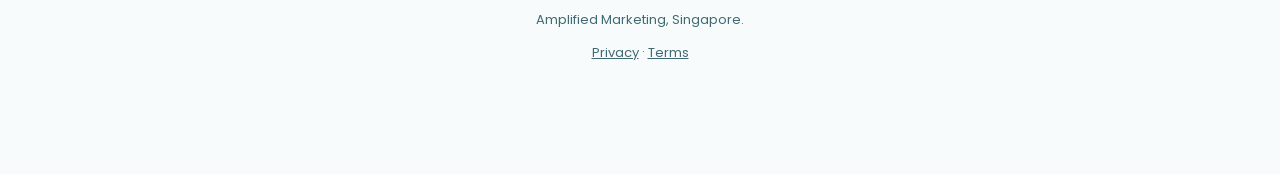
<file: not-eligible.html>
<!DOCTYPE html>

<html lang="en-SG">
<head>
<meta charset="utf-8"/>
<meta content="width=device-width, initial-scale=1" name="viewport"/>
<title>Build the Foundation First | Amplified Marketing</title>
<meta content="The Amplified homeowner demand system currently accepts full-time Singapore realtors earning at least $120K in annual commission." name="description"/>
<link href="https://fonts.googleapis.com" rel="preconnect"/>
<link crossorigin="" href="https://fonts.gstatic.com" rel="preconnect"/>
<link href="https://fonts.googleapis.com/css2?family=Instrument+Serif:ital@0;1&amp;family=Poppins:wght@300;400;500;600;700&amp;display=swap" rel="stylesheet"/>
<link href="styles.css" rel="stylesheet"/>
<script src="config.js"></script>
</head>
<body>
<a class="skip-link" href="#main">Skip to content</a>
<nav aria-label="Primary" class="nav"><div class="container nav-inner"><a class="brand" href="index.html"><span aria-hidden="true" class="brand-icon"><img alt="" src="assets/amplified-brand.jpeg"/></span><span>AMPLIFIED</span></a><span class="fine mono">FIT RESULT</span></div></nav>
<main id="main">
<header class="page-hero">
<div class="narrow">
<p class="eyebrow">This system needs a proven sales engine</p>
<h1 style="font-size:clamp(48px,8vw,84px)">Build the closing engine first.</h1>
<p class="lede">This service is for realtors earning $120K a year or more.<br/>More appointments will not fix a sales process that does not work yet.</p>
</div>
</header>
<section aria-labelledby="plan-title" class="section section-dark">
<div class="narrow">
<p class="eyebrow">What to work on now</p>
<h2 id="plan-title">Your next 90 days: one segment, one message, one scoreboard.</h2>
<div class="grid-3" style="margin-top:30px">
<article class="card"><p class="number">01 / SEGMENT</p><h3>Pick one homeowner segment</h3><p class="muted">Choose the people you understand best and can credibly advise.</p></article>
<article class="card"><p class="number">02 / MESSAGE</p><h3>Own one urgent problem</h3><p class="muted">Build your content around the decision they already need to make.</p></article>
<article class="card"><p class="number">03 / TRACK</p><h3>Track the whole path</h3><p class="muted">Count replies, bookings, meetings and deals on their own. Then you can see what is broken.</p></article>
</div>
<div class="callout" style="margin-top:30px"><strong>The $120K mark is our fit policy.</strong><p class="muted" style="margin:7px 0 0">Once you close well, more demand pays off.<br/>Until then, fix the part that turns a chat into a deal.</p></div>
<div class="actions"><a class="btn btn-secondary" href="index.html">Review The Full System</a></div>
</div>
</section>
</main>
<footer class="footer"><div class="container">Amplified Marketing, Singapore.<br/><a href="privacy.html">Privacy</a> · <a href="terms.html">Terms</a></div></footer>
</body>
</html>
</file>
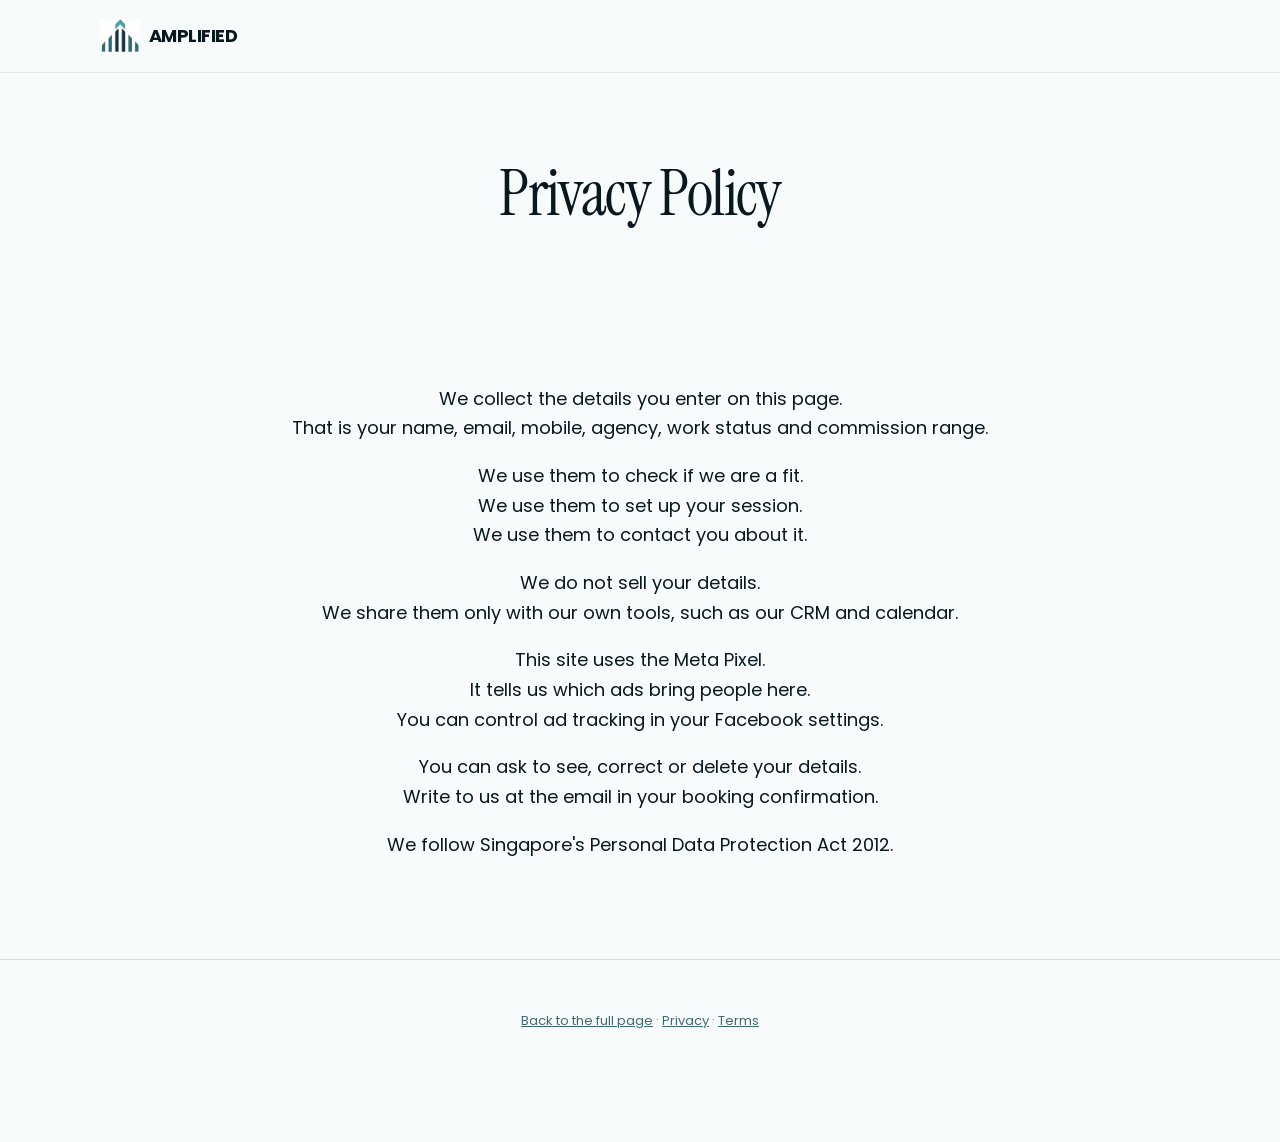
<file: privacy.html>
<!DOCTYPE html>
<html lang="en-SG">
<head>
<meta charset="utf-8"/>
<meta content="width=device-width, initial-scale=1" name="viewport"/>
<title>Privacy Policy | Amplified Marketing</title>
<link href="https://fonts.googleapis.com/css2?family=Instrument+Serif:ital@0;1&amp;family=Poppins:wght@300;400;500;600;700&amp;display=swap" rel="stylesheet"/>
<link href="styles.css" rel="stylesheet"/>
<script src="config.js"></script>
</head>
<body>
<nav aria-label="Primary" class="nav"><div class="container nav-inner"><a class="brand" href="index.html"><span aria-hidden="true" class="brand-icon"><img alt="" src="assets/amplified-brand.jpeg"/></span><span>AMPLIFIED</span></a></div></nav>
<main id="main">
<header class="page-hero"><div class="narrow center"><h1 style="font-size:clamp(40px,6vw,64px)">Privacy Policy</h1></div></header>
<section class="section-sm"><div class="narrow">
<p>We collect the details you enter on this page.<br/>That is your name, email, mobile, agency, work status and commission range.</p>
<p>We use them to check if we are a fit.<br/>We use them to set up your session.<br/>We use them to contact you about it.</p>
<p>We do not sell your details.<br/>We share them only with our own tools, such as our CRM and calendar.</p>
<p>This site uses the Meta Pixel.<br/>It tells us which ads bring people here.<br/>You can control ad tracking in your Facebook settings.</p>
<p>You can ask to see, correct or delete your details.<br/>Write to us at the email in your booking confirmation.</p>
<p>We follow Singapore&#39;s Personal Data Protection Act 2012.</p>
</div></section>
</main>
<footer class="footer"><div class="container"><a href="index.html">Back to the full page</a> · <a href="privacy.html">Privacy</a> · <a href="terms.html">Terms</a></div></footer>
</body>
</html>
</file>
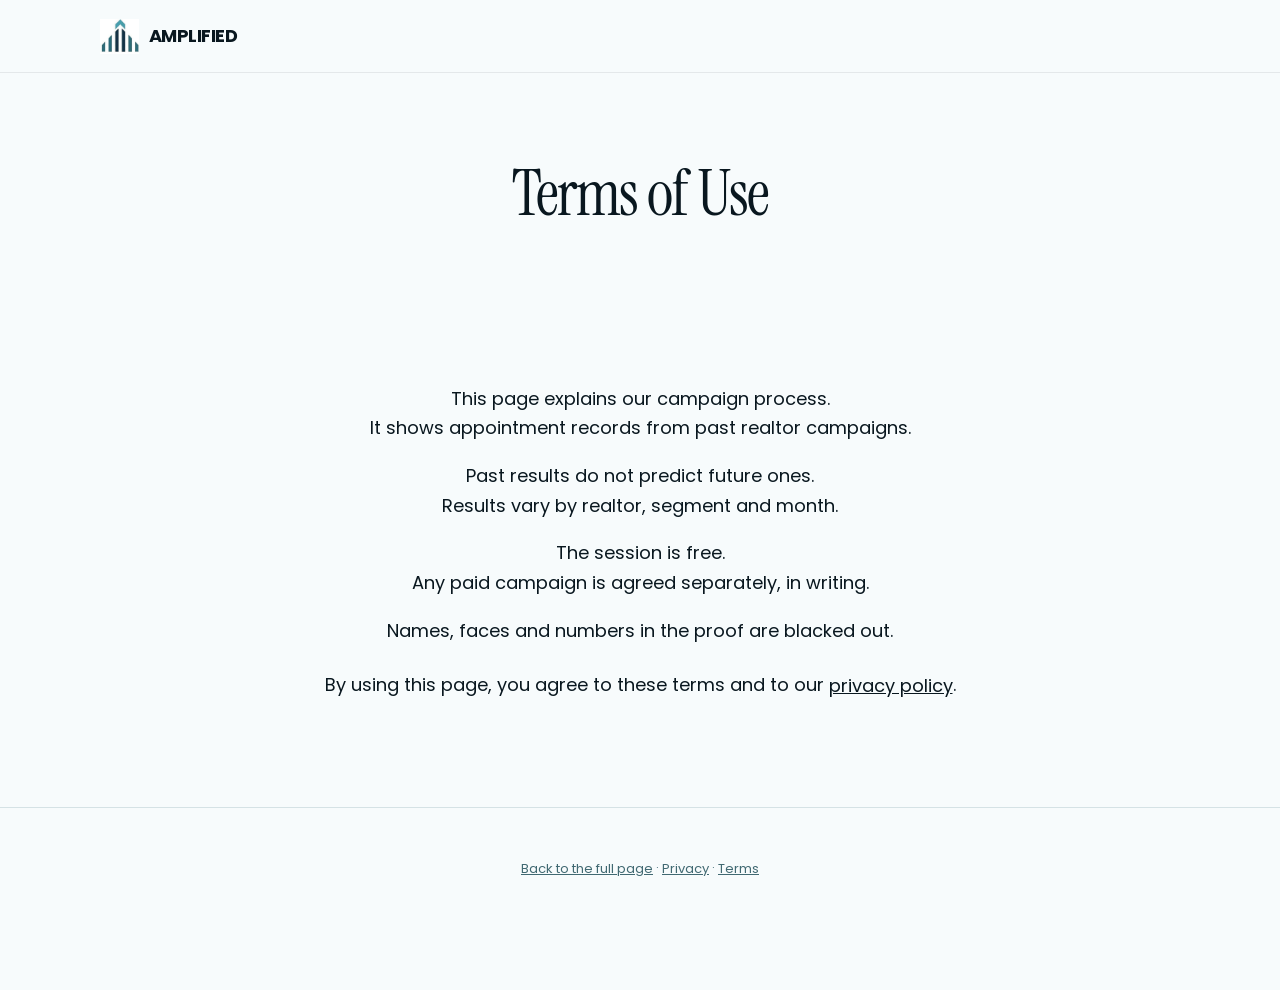
<file: terms.html>
<!DOCTYPE html>
<html lang="en-SG">
<head>
<meta charset="utf-8"/>
<meta content="width=device-width, initial-scale=1" name="viewport"/>
<title>Terms of Use | Amplified Marketing</title>
<link href="https://fonts.googleapis.com/css2?family=Instrument+Serif:ital@0;1&amp;family=Poppins:wght@300;400;500;600;700&amp;display=swap" rel="stylesheet"/>
<link href="styles.css" rel="stylesheet"/>
<script src="config.js"></script>
</head>
<body>
<nav aria-label="Primary" class="nav"><div class="container nav-inner"><a class="brand" href="index.html"><span aria-hidden="true" class="brand-icon"><img alt="" src="assets/amplified-brand.jpeg"/></span><span>AMPLIFIED</span></a></div></nav>
<main id="main">
<header class="page-hero"><div class="narrow center"><h1 style="font-size:clamp(40px,6vw,64px)">Terms of Use</h1></div></header>
<section class="section-sm"><div class="narrow">
<p>This page explains our campaign process.<br/>It shows appointment records from past realtor campaigns.</p>
<p>Past results do not predict future ones.<br/>Results vary by realtor, segment and month.</p>
<p>The session is free.<br/>Any paid campaign is agreed separately, in writing.</p>
<p>Names, faces and numbers in the proof are blacked out.</p>
<p>By using this page, you agree to these terms and to our <a href="privacy.html">privacy policy</a>.</p>
</div></section>
</main>
<footer class="footer"><div class="container"><a href="index.html">Back to the full page</a> · <a href="privacy.html">Privacy</a> · <a href="terms.html">Terms</a></div></footer>
</body>
</html>
</file>
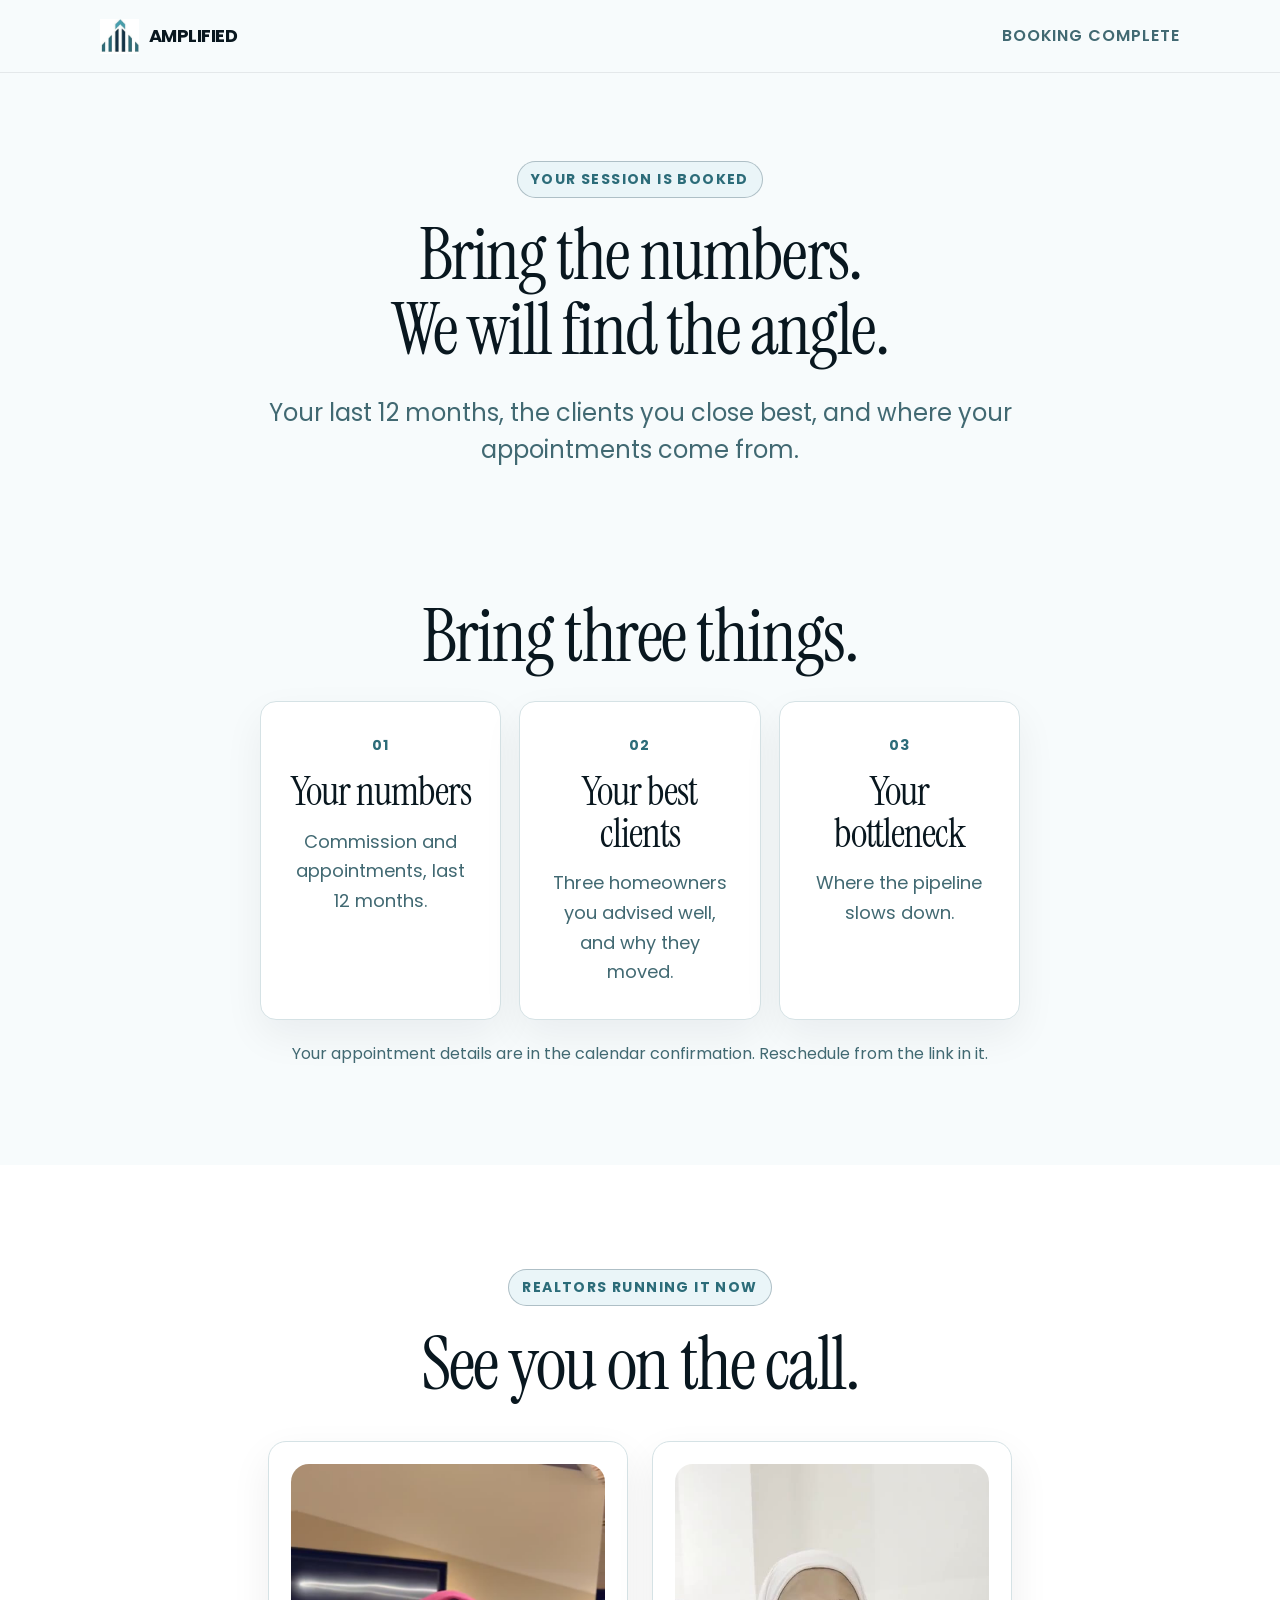
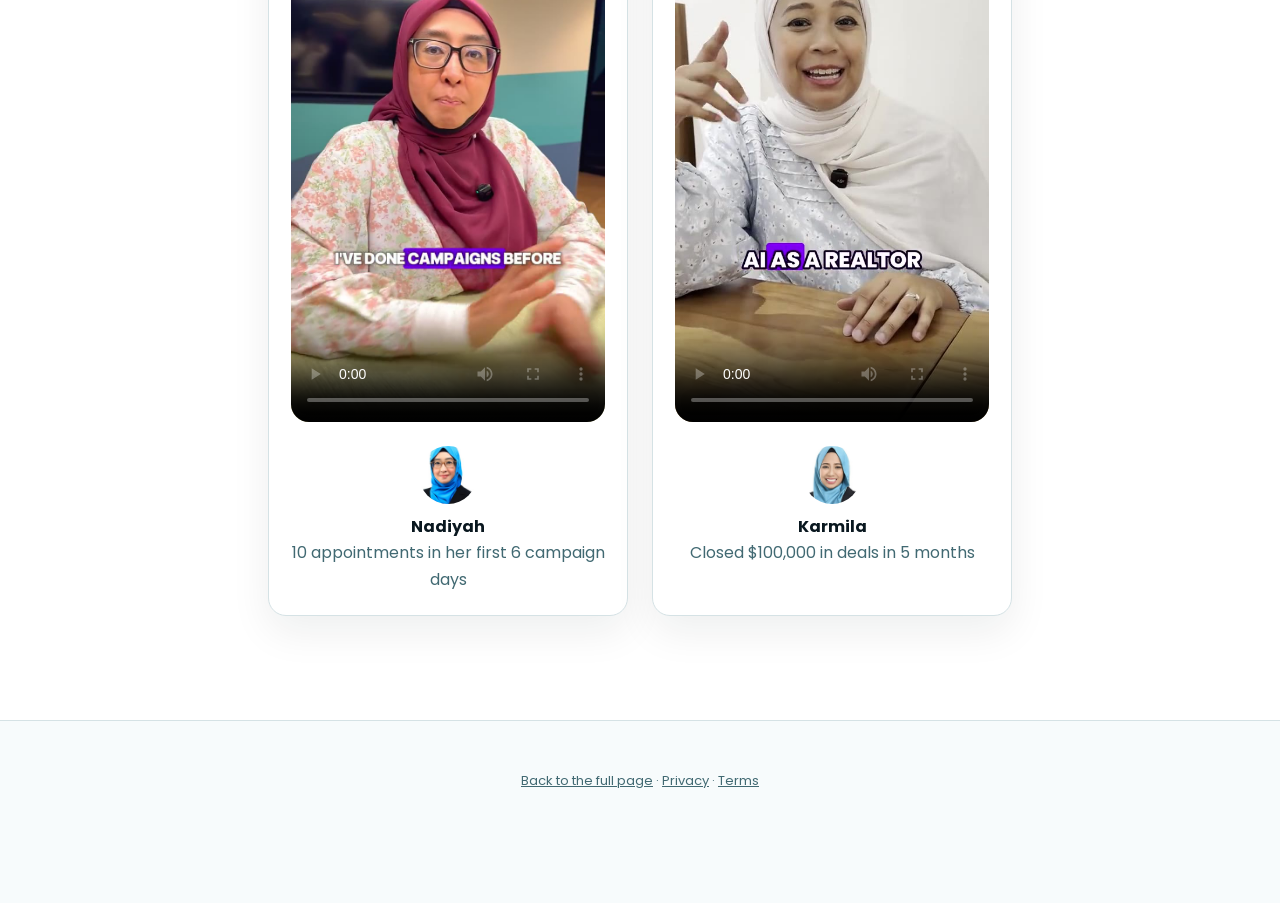
<file: thank-you.html>
<!DOCTYPE html>

<html lang="en-SG">
<head>
<meta charset="utf-8"/>
<meta content="width=device-width, initial-scale=1" name="viewport"/>
<title>Your Session Is Booked | Amplified Marketing</title>
<meta content="Your Realtor Pipeline Plan is booked. Here is what to bring." name="description"/>
<link href="https://fonts.googleapis.com" rel="preconnect"/>
<link crossorigin="" href="https://fonts.gstatic.com" rel="preconnect"/>
<link href="https://fonts.googleapis.com/css2?family=Instrument+Serif:ital@0;1&amp;family=Poppins:wght@300;400;500;600;700&amp;display=swap" rel="stylesheet"/>
<link href="styles.css" rel="stylesheet"/>
<script src="config.js"></script>
<script>
  // One Schedule per booking: only when this browser came through the calendar, never twice.
  try {
    if (sessionStorage.getItem('amp_booking_open') === '1' && !sessionStorage.getItem('amp_schedule_sent')) {
      sessionStorage.setItem('amp_schedule_sent', '1');
      window.AMP.track('Schedule');
    }
  } catch (error) {}
</script>
</head>
<body>
<a class="skip-link" href="#main">Skip to content</a>
<nav aria-label="Primary" class="nav"><div class="container nav-inner"><a class="brand" href="index.html"><span aria-hidden="true" class="brand-icon"><img alt="" src="assets/amplified-brand.jpeg"/></span><span>AMPLIFIED</span></a><span class="fine mono">BOOKING COMPLETE</span></div></nav>
<main id="main">
<header class="page-hero">
<div class="narrow center">
<p class="eyebrow">Your session is booked</p>
<h1 id="hello" style="font-size:clamp(42px,7vw,72px)">Bring the numbers.<br/>We will find the angle.</h1>
<p class="lede">Your last 12 months, the clients you close best, and where your appointments come from.</p>
</div>
</header>
<section aria-labelledby="prep-title" class="section-sm">
<div class="narrow">
<h2 id="prep-title">Bring three things.</h2>
<div class="grid-3" style="margin-top:26px">
<article class="card"><p class="number">01</p><h3>Your numbers</h3><p class="muted">Commission and appointments, last 12 months.</p></article>
<article class="card"><p class="number">02</p><h3>Your best clients</h3><p class="muted">Three homeowners you advised well, and why they moved.</p></article>
<article class="card"><p class="number">03</p><h3>Your bottleneck</h3><p class="muted">Where the pipeline slows down.</p></article>
</div>
<p class="fine" style="margin-top:22px">Your appointment details are in the calendar confirmation. Reschedule from the link in it.</p>
</div>
</section>
<section aria-labelledby="testimony-title" class="section section-light">
<div class="container">
<p class="eyebrow">Realtors running it now</p>
<h2 id="testimony-title">See you on the call.</h2>
<div class="client-grid">
<figure class="client-card">
<div class="media-frame"><video controls="" playsinline="" poster="assets/testimonial_poster.jpg" preload="metadata" src="assets/testimonial.mp4"></video></div>
<figcaption>
<div class="testimonial-by"><img alt="Nadiyah, Singapore realtor" src="assets/nadiyah_face.jpg"/><div><strong>Nadiyah</strong><br/><span class="fine">10 appointments in her first 6 campaign days</span></div></div>
</figcaption>
</figure>
<figure class="client-card">
<div class="media-frame"><video controls="" playsinline="" poster="assets/karmila_hook3_poster.jpg" preload="metadata" src="assets/karmila_hook3.mp4"></video></div>
<figcaption>
<div class="testimonial-by"><img alt="Karmila, Singapore realtor" src="assets/karmila_face.jpg"/><div><strong>Karmila</strong><br/><span class="fine">Closed $100,000 in deals in 5 months</span></div></div>
</figcaption>
</figure>
</div>
</div>
</section>
</main>
<footer class="footer"><div class="container"><a href="index.html">Back to the full page</a> · <a href="privacy.html">Privacy</a> · <a href="terms.html">Terms</a></div></footer>
</body>
</html>
</file>
<file: styles.css>
:root {
  --cream: #f7fbfc;
  --paper: #ffffff;
  --soft-accent: #eaf5f8;
  --teal: #2c6c79;
  --teal-deep: #143447;
  --teal-text: #2c6c79;
  --ink: #09171f;
  --dark: #09171f;
  --dark-soft: #143447;
  --muted: #416972;
  --muted-dark: #b4c8cd;
  --line: #d5e2e5;
  --danger: #aa4037;
  --max: 1080px;
  --reading: 760px;
  --display: "Instrument Serif", Georgia, serif;
  --body: "Poppins", Arial, sans-serif;
}
* { box-sizing: border-box; }
html { scroll-behavior: smooth; }
body { margin: 0; color: var(--ink); background: var(--cream); font-family: var(--body); font-size: 18px; line-height: 1.65; text-align: center; }
img, video { display: block; max-width: 100%; }
a { color: inherit; }
button, input, select { font: inherit; }
.skip-link { position: fixed; top: -100px; left: 12px; z-index: 100; padding: 10px 14px; color: var(--paper); background: var(--teal); font-weight: 700; }
.skip-link:focus { top: 12px; }
:focus-visible { outline: 3px solid var(--teal); outline-offset: 4px; }
.container { width: min(var(--max), calc(100% - 40px)); margin-inline: auto; }
.narrow { width: min(var(--reading), calc(100% - 40px)); margin-inline: auto; }
.center { text-align: center; }
.section { position: relative; padding: 104px 0; }
.section-sm { position: relative; padding: 82px 0; }
.section-dark { color: var(--paper); background: var(--dark); }
.section-light { background: var(--paper); }
.nav { position: sticky; top: 0; z-index: 50; border-bottom: 1px solid rgba(9,23,31,.08); background: rgba(247,251,252,.95); backdrop-filter: blur(14px); }
.nav-inner { min-height: 72px; display: flex; align-items: center; justify-content: space-between; gap: 24px; }
.brand { min-height: 44px; display: inline-flex; flex: 0 0 auto; align-items: center; gap: 10px; color: var(--ink); text-decoration: none; font-weight: 700; letter-spacing: -.03em; }
.brand-icon { position: relative; width: 39px; height: 35px; overflow: hidden; flex: 0 0 auto; }
.brand-icon img { position: absolute; top: -15px; left: 50%; width: 84px; max-width: none; transform: translateX(-50%); }
h1, h2, h3, p { margin-top: 0; }
h1, h2, h3 { font-family: var(--display); font-weight: 400; line-height: 1.04; letter-spacing: -.025em; }
h1 { max-width: 980px; margin: 0 auto 26px; font-size: clamp(58px, 8.4vw, 106px); }
h2 { max-width: 840px; margin: 0 auto 24px; font-size: clamp(44px, 6vw, 74px); }
h3 { margin-bottom: 14px; font-size: clamp(29px, 3.2vw, 40px); }
.eyebrow { width: fit-content; margin: 0 auto 20px; padding: 8px 13px; border: 1px solid rgba(20,52,71,.28); border-radius: 999px; color: var(--teal-text); background: var(--soft-accent); font-size: 13px; font-weight: 700; letter-spacing: .1em; line-height: 1.35; text-transform: uppercase; }
.section-dark .eyebrow { color: #d7f0f4; border-color: rgba(100,147,156,.32); background: rgba(100,147,156,.10); }
.lede { max-width: var(--reading); margin: 0 auto; color: var(--muted); font-size: clamp(19px, 2.1vw, 24px); line-height: 1.55; }
.muted { color: var(--muted); }
.section-dark .muted, .section-dark .lede { color: var(--muted-dark); }
.fine { color: var(--muted); font-size: 13px; line-height: 1.55; }
.section-dark .fine { color: #b4c8cd; }
.mono { font-family: var(--body); font-weight: 600; letter-spacing: .06em; }
.accent, .amber { color: var(--teal-deep); }
.section-dark .accent, .section-dark .amber { color: #8bc7d1; }
.btn { min-height: 54px; display: inline-flex; align-items: center; justify-content: center; padding: 14px 25px; border: 1px solid var(--teal); border-radius: 9px; color: var(--paper); background: linear-gradient(180deg, #3d8794 0%, var(--teal) 100%); box-shadow: 0 10px 28px rgba(20,52,71,.18); text-decoration: none; font-weight: 700; cursor: pointer; transition: transform .18s ease, box-shadow .18s ease; }
.btn:hover { transform: translateY(-2px); box-shadow: 0 14px 34px rgba(20,52,71,.25); }
.btn-secondary { color: var(--ink); border-color: var(--line); background: transparent; box-shadow: none; }
.section-dark .btn-secondary { color: var(--paper); border-color: #416972; }
.btn-wide { width: 100%; }
.actions { display: flex; flex-wrap: wrap; justify-content: center; gap: 12px; margin-top: 34px; }
.section-cta { margin-top: 42px; text-align: center; }
.section-cta .btn { min-width: 230px; }
.cta-note { margin: 10px auto 0; color: var(--muted); font-size: 13px; }
.section-dark .cta-note { color: #b4c8cd; }
.hero { position: relative; padding: 104px 0 82px; overflow: hidden; }
.hero::before { content: ""; position: absolute; top: -240px; left: 50%; width: 760px; height: 520px; transform: translateX(-50%); border-radius: 50%; background: radial-gradient(circle, rgba(100,147,156,.2), rgba(100,147,156,0) 68%); pointer-events: none; }
.hero > .container { position: relative; }
.hero-stat { margin: 52px auto 0; }
.hero-stat strong { display: block; color: var(--teal-deep); font-family: var(--display); font-size: clamp(92px, 15vw, 178px); font-weight: 400; line-height: .76; letter-spacing: -.06em; }
.hero-stat span { display: block; max-width: 560px; margin: 24px auto 0; color: var(--muted); }
.hero-proof { max-width: 820px; display: grid; grid-template-columns: repeat(2, 1fr); gap: 14px; margin: 34px auto 0; }
.hero-proof > div { padding: 22px; border: 1px solid var(--line); border-radius: 14px; background: rgba(255,255,255,.72); }
.hero-proof strong { display: block; color: var(--ink); font-family: var(--display); font-size: 38px; font-weight: 400; line-height: 1; }
.hero-proof span { display: block; margin-top: 8px; color: var(--muted); font-size: 14px; line-height: 1.5; }
.market-rail { max-width: 940px; display: grid; grid-template-columns: repeat(2, 1fr); gap: 16px; margin: 40px auto 0; }
.market-state, .market-engine { min-height: 245px; padding: 30px 24px; border: 1px solid var(--line); border-radius: 16px; background: var(--paper); box-shadow: 0 14px 38px rgba(9,23,31,.06); }
.market-state small { color: var(--teal-text); font-size: 14px; font-weight: 700; letter-spacing: .08em; text-transform: uppercase; }
.market-state p, .market-engine p { color: var(--muted); }
.market-engine { grid-column: 1 / -1; min-height: auto; color: var(--paper); border-color: var(--dark); background: var(--dark); }
.engine-chip { display: inline-block; margin-bottom: 16px; padding: 7px 11px; color: var(--paper); border-radius: 999px; background: var(--teal); font-size: 12px; font-weight: 700; }
.market-engine p { max-width: 630px; margin: 0 auto; color: var(--muted-dark); }
.grid-2 { display: grid; grid-template-columns: repeat(2, minmax(0, 1fr)); gap: 22px; align-items: stretch; }
.grid-3 { display: grid; grid-template-columns: repeat(3, minmax(0, 1fr)); gap: 18px; }
.grid-2 > div > .lede, .grid-2 > div > .muted { margin-inline: auto; }
.card { padding: 32px 28px; border: 1px solid var(--line); border-radius: 16px; background: var(--paper); box-shadow: 0 16px 40px rgba(9,23,31,.06); }
.section-dark .card { border-color: #2c414b; background: var(--dark-soft); box-shadow: none; }
.card p:last-child { margin-bottom: 0; }
.number { color: var(--teal-text); font-size: 14px; font-weight: 700; letter-spacing: .08em; }
.section-dark .number { color: #8bc7d1; }
.tension-list { max-width: 940px; display: grid; grid-template-columns: repeat(2, 1fr); gap: 16px; margin-inline: auto; }
.tension { min-height: 220px; padding: 32px 28px; border: 1px solid #2c414b; border-radius: 16px; background: var(--dark-soft); }
.tension strong { display: block; margin-bottom: 10px; color: #8bc7d1; font-size: 13px; letter-spacing: .08em; text-transform: uppercase; }
.tension p { margin-bottom: 0; color: var(--muted-dark); }
.proof-strip { padding: 86px 0; color: var(--paper); background: var(--dark); }
.proof-grid { display: grid; grid-template-columns: repeat(3, 1fr); gap: 22px; }
.proof-stat { padding: 18px; }
.proof-stat strong { display: block; color: #8bc7d1; font-family: var(--display); font-size: clamp(76px, 9vw, 118px); font-weight: 400; line-height: .85; letter-spacing: -.055em; }
.proof-stat span { display: block; max-width: 270px; margin: 20px auto 0; color: var(--muted-dark); }
.media-frame { max-width: 960px; overflow: hidden; margin-inline: auto; border: 8px solid var(--paper); border-radius: 18px; background: #061117; box-shadow: 0 28px 70px rgba(9,23,31,.18); }
.section-dark .media-frame { border-color: #eaf5f8; }
.media-frame video { width: 100%; aspect-ratio: 16 / 9; object-fit: cover; }
.media-caption { padding: 16px 20px; color: var(--muted); border-top: 1px solid var(--line); background: var(--paper); font-size: 13px; }
.conversation-grid { display: grid; grid-template-columns: repeat(3, 1fr); gap: 18px; }
.conversation { overflow: hidden; margin: 0; border: 1px solid #2c414b; border-radius: 16px; background: var(--dark-soft); }
.conversation img { width: 100%; height: 360px; object-fit: cover; object-position: top; }
.conversation figcaption { min-height: 112px; padding: 18px; color: var(--muted-dark); font-size: 14px; }
.conversation b { display: block; margin-bottom: 5px; color: var(--paper); }
.bar-chart { display: grid; gap: 16px; margin-top: 10px; text-align: left; }
.bar-row { display: grid; grid-template-columns: 58px 1fr 45px; gap: 14px; align-items: center; }
.bar-track { height: 14px; overflow: hidden; border-radius: 999px; background: #dce9ec; }
.bar-fill { height: 100%; border-radius: inherit; background: linear-gradient(90deg, var(--teal-deep), var(--teal)); }
.bar-row strong { text-align: right; }
.compare { max-width: 900px; overflow: hidden; margin: 34px auto 0; border: 1px solid var(--line); border-radius: 16px; background: var(--paper); box-shadow: 0 16px 40px rgba(9,23,31,.06); }
.compare-row { display: grid; grid-template-columns: 1fr 1fr; }
.compare-row > div { padding: 24px; border-bottom: 1px solid var(--line); }
.compare-row > div:first-child { border-right: 1px solid var(--line); color: var(--muted); }
.compare-row:last-child > div { border-bottom: 0; }
.compare-head { font-size: 13px; font-weight: 700; letter-spacing: .06em; text-transform: uppercase; }
.compare-head > div:last-child { color: var(--teal-text); }
.checklist { max-width: 650px; list-style: none; margin: 28px auto 0; padding: 0; text-align: left; }
.checklist li { position: relative; margin: 14px 0; padding-left: 34px; }
.checklist li::before { content: "\2713"; position: absolute; left: 0; color: var(--teal-deep); font-weight: 700; }
.section-dark .checklist li::before { color: #8bc7d1; }
.checklist.no li::before { content: "\00d7"; color: var(--danger); }
.form-shell { max-width: 800px; overflow: hidden; margin-inline: auto; border: 1px solid var(--line); border-radius: 18px; background: var(--paper); box-shadow: 0 24px 70px rgba(9,23,31,.1); }
.form-copy { padding: clamp(34px, 6vw, 62px) clamp(28px, 7vw, 74px) 28px; background: var(--soft-accent); }
.form-body { padding: 34px clamp(28px, 7vw, 74px) clamp(36px, 6vw, 62px); text-align: left; }
.field { margin-bottom: 18px; }
label { display: block; margin-bottom: 7px; color: var(--ink); font-size: 14px; font-weight: 600; }
input, select { width: 100%; min-height: 54px; padding: 12px 14px; color: var(--ink); border: 1px solid #b4c8cd; border-radius: 9px; background: var(--cream); }
input::placeholder { color: #5c7681; }
input:focus, select:focus { border-color: var(--teal-deep); outline: 3px solid rgba(100,147,156,.22); }
.error-summary { display: none; margin-bottom: 18px; padding: 14px; color: #421d19; border-left: 5px solid var(--danger); background: #f7d7d3; }
.error-summary.show { display: block; }
.field-error { display: block; margin-top: 6px; color: var(--danger); font-size: 13px; font-weight: 600; }
input[aria-invalid="true"], select[aria-invalid="true"] { border-color: var(--danger); }
.faq { max-width: 850px; margin: 32px auto 0; border-top: 1px solid #2c414b; text-align: left; }
details { border-bottom: 1px solid #2c414b; }
summary { min-height: 70px; display: flex; align-items: center; justify-content: space-between; gap: 20px; cursor: pointer; font-family: var(--body); font-size: 18px; font-weight: 600; }
summary::after { content: "+"; color: #8bc7d1; font-size: 28px; }
details[open] summary::after { content: "\2212"; }
details p { max-width: 760px; padding: 0 0 24px; color: var(--muted-dark); }
.page-hero { padding: 88px 0 48px; }
.calendar-shell { max-width: 800px; overflow: hidden; margin-inline: auto; border: 1px solid var(--line); border-radius: 18px; background: var(--paper); box-shadow: 0 24px 70px rgba(9,23,31,.1); }
.calendar-shell iframe { width: 100%; min-height: 860px; border: 0; }
.calendar-preview-head { padding: 34px; color: var(--paper); border-bottom: 1px solid #2c414b; background: var(--dark); }
.calendar-preview-head .eyebrow { margin-bottom: 14px; color: #8bc7d1; border-color: rgba(100,147,156,.32); background: rgba(100,147,156,.10); }
.calendar-preview-head h3 { margin-bottom: 10px; }
.calendar-preview-head p { margin-bottom: 0; color: var(--muted-dark); }
.calendar-preview-body { padding: 32px; color: var(--ink); }
.calendar-days { display: grid; grid-template-columns: repeat(5, 1fr); gap: 8px; margin-top: 18px; }
.calendar-days span { padding: 12px 4px; color: var(--muted); border: 1px solid var(--line); border-radius: 8px; text-align: center; font-size: 11px; }
.calendar-days b { display: block; margin-top: 7px; color: var(--ink); font-family: var(--display); font-size: 26px; font-weight: 400; }
.testimonial-layout { max-width: 900px; display: flex; flex-direction: column-reverse; gap: 48px; align-items: center; }
.testimonial-layout > div { width: 100%; }
.quote { margin: 28px auto; color: #8bc7d1; font-family: var(--display); font-size: clamp(30px, 4vw, 47px); font-weight: 400; line-height: 1.17; letter-spacing: -.02em; }
.callout { max-width: 720px; margin-inline: auto; padding: 24px; border: 1px solid var(--line); border-radius: 14px; background: var(--paper); }
.section-dark .callout { border-color: #416972; background: var(--dark-soft); }
.footer { padding: 38px 0 100px; color: var(--muted); border-top: 1px solid var(--line); background: var(--cream); font-size: 13px; }
.footer a { min-height: 44px; display: inline-flex; align-items: center; }
.mobile-cta { display: none; }
@media (max-width: 900px) { .section { padding: 82px 0; } .grid-3, .conversation-grid { grid-template-columns: 1fr 1fr; } .testimonial-layout { grid-template-columns: 1fr; } }
@media (max-width: 680px) {
  body { font-size: 17px; }
  .container, .narrow { width: min(100% - 28px, var(--max)); }
  .nav-inner { min-height: 64px; }
  .nav .btn { min-height: 46px; padding: 9px 12px; font-size: 13px; }
  .hero { padding: 76px 0 64px; }
  h1 { font-size: clamp(52px, 15.4vw, 72px); }
  h2 { font-size: clamp(39px, 11.8vw, 56px); }
  .hero-proof, .market-rail, .grid-2, .grid-3, .conversation-grid, .tension-list, .proof-grid { grid-template-columns: 1fr; }
  .market-engine { grid-column: auto; }
  .proof-stat { padding: 24px 18px; }
  .conversation img { height: 440px; }
  .compare-row > div { padding: 16px 12px; font-size: 14px; }
  .actions .btn { width: 100%; }
  .calendar-shell { border-radius: 14px; }
  .calendar-preview-body { padding: 24px 16px; }
  .mobile-cta { position: fixed; right: 12px; bottom: 12px; left: 12px; z-index: 60; display: flex; opacity: 0; pointer-events: none; transform: translateY(120%); transition: opacity .18s ease, transform .18s ease; }
  .mobile-cta.is-visible { opacity: 1; pointer-events: auto; transform: translateY(0); }
  .mobile-cta .btn { width: 100%; box-shadow: 0 10px 34px rgba(9,23,31,.35); }
}
@media (prefers-reduced-motion: reduce) { html { scroll-behavior: auto; } *, *::before, *::after { transition-duration: .01ms !important; animation-duration: .01ms !important; animation-iteration-count: 1 !important; } }

/* 2026-09-19: press line, testimonial on landing, value stack, founder card */
.press-line { margin: 22px auto 18px; color: var(--muted); font-size: 15px; letter-spacing: .01em; }
.press-line b { color: var(--teal-deep); }
.section-light .quote, .section:not(.section-dark) .quote { color: var(--teal); }
.testimonial-by { display: flex; align-items: center; justify-content: center; gap: 14px; margin-top: 18px; text-align: left; }
.testimonial-by img { width: 58px; height: 58px; object-fit: cover; border-radius: 50%; }
.stack-title { margin: 0 0 16px; font-weight: 600; text-align: center; }
.value-stack { margin: 0; padding-left: 22px; text-align: left; }
.value-stack li { margin: 0 0 14px; line-height: 1.55; }
.value-stack li:last-child { margin-bottom: 0; }
.value-stack b { color: var(--ink); }
.section-dark .value-stack b { color: var(--paper); }
.offer-notes { max-width: 820px; display: grid; grid-template-columns: 1fr 1fr; gap: 16px; margin: 22px auto 0; }
.offer-notes > div { padding: 24px; border: 1px solid #2c414b; border-radius: 14px; background: var(--dark-soft); }
.offer-notes h3 { margin: 0 0 8px; font-size: 26px; }
.offer-notes p { margin: 0; color: var(--muted-dark); }
.inaction { margin: 30px auto 0; color: #8bc7d1; font-family: var(--display); font-size: clamp(26px, 3.4vw, 36px); line-height: 1.2; text-align: center; }
.founder-card { max-width: 720px; display: flex; align-items: center; gap: 24px; margin: 34px auto 0; padding: 24px; border: 1px solid var(--line); border-radius: 16px; background: var(--paper); color: var(--ink); text-align: left; box-shadow: 0 16px 40px rgba(9,23,31,.08); }
.section-dark .founder-card { border-color: #2c414b; background: var(--dark-soft); color: var(--paper); box-shadow: none; }
.founder-card img { width: 128px; height: 128px; flex: none; object-fit: cover; border-radius: 50%; }
.founder-card h3 { margin: 6px 0 6px; font-size: 30px; }
.founder-card p:last-child { margin: 0; color: var(--muted); }
.section-dark .founder-card p:last-child { color: var(--muted-dark); }
.founder-card .eyebrow { margin: 0; }
@media (max-width: 680px) {
  .offer-notes { grid-template-columns: 1fr; }
  .founder-card { flex-direction: column; text-align: center; }
  .testimonial-by { justify-content: center; }
}
#privacy-note a, .section-sm .narrow p a { display: inline-flex; min-height: 44px; align-items: center; }

/* 2026-09-20 rewrite: single stat, three steps, pain list, client grid, CEA picker */
.hero-proof.one { grid-template-columns: 1fr; max-width: 560px; }
.press-line { display: flex; align-items: center; justify-content: center; gap: 12px; }
.press-line img { display: block; height: 58px; width: auto; }
.press-line span { font-size: 15px; color: var(--muted); }
.mini-steps { margin: 14px 0 0; padding-left: 20px; text-align: left; color: var(--muted-dark); }
.mini-steps li { margin-bottom: 8px; line-height: 1.5; }
.mini-steps li:last-child { margin-bottom: 0; }
.market-engine .mini-steps { color: var(--muted-dark); }
.pain-list { max-width: 720px; margin: 30px auto 0; padding: 0; list-style: none; text-align: left; }
.pain-list li { position: relative; margin-bottom: 14px; padding: 18px 20px 18px 54px; border: 1px solid var(--line); border-radius: 14px; background: var(--paper); line-height: 1.55; }
.pain-list li::before { content: "\00d7"; position: absolute; left: 20px; top: 15px; color: #b4452f; font-size: 22px; font-weight: 600; }
.client-grid { max-width: 1040px; display: grid; grid-template-columns: repeat(auto-fit, minmax(320px, 1fr)); gap: 24px; margin: 38px auto 0; }
.client-card { margin: 0; padding: 22px; border: 1px solid var(--line); border-radius: 18px; background: var(--paper); box-shadow: 0 16px 40px rgba(9,23,31,.07); }
.client-card .media-frame { border-width: 0; box-shadow: none; }
.client-card figcaption { padding-top: 6px; }
.quote.small { font-size: clamp(22px, 2.6vw, 30px); margin: 18px auto 10px; }
.compare-row > div:first-child { background: rgba(180,69,47,.05); color: var(--muted); }
.compare-row > div:last-child { background: rgba(44,108,121,.07); color: var(--ink); font-weight: 500; }
.compare-head > div { background: var(--dark) !important; color: var(--paper) !important; }
.cea-results { position: relative; margin-top: 8px; border: 1px solid var(--line); border-radius: 12px; background: var(--paper); overflow: hidden; text-align: left; }
.cea-results button { display: block; width: 100%; min-height: 48px; padding: 12px 16px; border: 0; border-bottom: 1px solid var(--line); background: none; font: inherit; text-align: left; cursor: pointer; }
.cea-results button:last-child { border-bottom: 0; }
.cea-results button:hover, .cea-results button:focus { background: var(--soft-accent); }
.cea-results .cea-meta { display: block; color: var(--muted); font-size: 13px; }
.flywheel { max-width: 900px; margin: 40px auto 0; }
.flywheel img { width: 100%; height: auto; border-radius: 18px; display: block; }
.flywheel figcaption { margin-top: 14px; color: var(--muted); font-size: 15px; }

/* 2026-09-20 LAW 1 sweep: centre everything except real controls and the calendar */
.checklist { text-align: center; max-width: 620px; }
.checklist li { padding-left: 0; }
.value-stack { text-align: center; padding-left: 0; list-style-position: inside; }
.value-stack li { padding: 0 4px; }
.mini-steps { text-align: center; padding-left: 0; list-style-position: inside; }
.pain-list { text-align: center; }
.pain-list li { padding: 18px 22px; }
.pain-list li::before { content: "\00d7  "; position: static; display: inline; margin-right: 8px; font-size: inherit; vertical-align: baseline; }
.testimonial-by { text-align: center; flex-direction: column; gap: 10px; }
.founder-card { flex-direction: column; text-align: center; gap: 18px; }
.faq { text-align: center; }
.faq summary { justify-content: center; }
.faq p { text-align: center; }
.form-body { text-align: center; }
.form-body label { display: block; text-align: center; }
.form-body .fine { text-align: center; }
.field-error { display: block; text-align: center; }
.bar-chart { text-align: center; }
.conversation figcaption, .client-card figcaption { text-align: center; }
.compare-row > div { text-align: center; }
.media-caption { text-align: center; }
/* controls and register results stay left: they are inputs, not reading copy */
.cea-results button { text-align: left; }

/* 2026-09-20 mobile pass: 45+ audience, nothing under 16px except tracked eyebrows */
.cta-note { font-size: 16px; }
.fine { font-size: 15px; }
.hero-proof span { font-size: 16px; }
.eyebrow { font-size: 14px; }
.media-caption { font-size: 15px; }
.cea-results .cea-meta { font-size: 15px; }
@media (max-width: 680px) {
  /* the sticky bottom CTA covers this job on a phone; the nav button only squeezed the header */
  .nav .btn { display: none; }
  .nav-inner { justify-content: center; }
  .compare-row > div { font-size: 16px; padding: 18px 14px; }
  .conversation img { height: auto; }
  .pain-list li { padding: 16px 16px; }
  .client-card { padding: 16px; }
  .flywheel img { border-radius: 12px; }
  .value-stack li, .mini-steps li { text-align: center; }
  h1 { font-size: clamp(40px, 11.5vw, 56px); }
  h2 { font-size: clamp(32px, 9.4vw, 44px); }
}
/* fine print is still read by a 45+ audience */
.fine, .media-caption, .cea-results .cea-meta { font-size: 16px; }
.flywheel figcaption { font-size: 16px; }
.conversation figcaption b, .client-card figcaption b { font-size: 18px; }
.field label { font-size: 16px; }
.conversation figcaption, .client-card figcaption { font-size: 16px; }
/* tick sits inline before the text so it cannot collide with centred copy */
.checklist li { position: static; padding-left: 0; }
.checklist li::before { position: static; margin-right: 10px; }

/* results strip: the two realtors, right under the hero */
.results-strip { padding: 46px 0 10px; }
.result-people { display: flex; flex-wrap: wrap; align-items: flex-start; justify-content: center; gap: 44px; }
.result-person { margin: 0; max-width: 300px; }
.result-person img { width: 132px; height: 132px; object-fit: cover; border-radius: 50%; border: 3px solid var(--paper); box-shadow: 0 12px 30px rgba(9,23,31,.16); }
.result-person figcaption { margin-top: 14px; }
.result-person strong { display: block; font-size: 20px; }
.result-person span { display: block; margin-top: 4px; color: var(--muted); font-size: 16px; line-height: 1.5; }
.results-strip .fine { margin-top: 26px; }
.conversation-grid.agreed .conversation img { height: auto; }
@media (max-width: 680px) { .result-people { gap: 30px; } .result-person { max-width: 100%; } }

/* solution steps: one image per part, proof nested inside the step it belongs to */
.step { max-width: 900px; margin: 56px auto 0; padding: 34px 28px 38px; border: 1px solid var(--line); border-radius: 20px; background: var(--paper); box-shadow: 0 18px 46px rgba(9,23,31,.07); }
.step > img { display: block; width: 100%; max-width: 360px; height: auto; margin: 0 auto 22px; border-radius: 16px; }
.step .number { margin-bottom: 10px; }
.step h3 { font-size: clamp(30px, 4vw, 42px); margin-bottom: 14px; }
.step .lede { margin-bottom: 0; }
.step-proof { margin-top: 34px; padding-top: 28px; border-top: 1px solid var(--line); }
.step-proof-title { margin-bottom: 18px; color: var(--muted); font-weight: 600; }
.step-proof .conversation-grid { margin-top: 0 !important; grid-template-columns: repeat(3, 1fr); }
.step-proof .media-frame { border-width: 6px; }
.hot { color: #b4452f; font-style: italic; }
.section-dark .hot, .market-engine .hot { color: #ffb4a0; }
@media (max-width: 900px) { .step-proof .conversation-grid { grid-template-columns: 1fr; } }
@media (max-width: 680px) { .step { padding: 26px 16px 30px; } .step > img { max-width: 260px; } }
.hot { font-family: var(--display); font-size: 1.5em; font-style: normal; letter-spacing: .01em; }

/* 2026-09-20: step hierarchy, the step number leads and the headline follows */
.step .number { font-family: var(--display); font-size: clamp(30px, 4.4vw, 46px); font-weight: 400; letter-spacing: -.01em; line-height: 1.1; color: var(--teal); margin-bottom: 14px; }
.step h3 { font-size: clamp(26px, 3.2vw, 34px); color: var(--ink); margin-bottom: 16px; }
.step .lede { font-size: clamp(17px, 1.9vw, 20px); color: var(--muted); }
.step > img { max-width: 300px; margin-bottom: 26px; }
.conversation figcaption { min-height: 0; padding: 16px 18px; }
.conversation figcaption b { display: block; font-size: 18px; }
@media (max-width: 680px) { .step .number { font-size: 30px; } .step h3 { font-size: 26px; } }

/* GHL's form_embed.js hides the calendar iframe while it negotiates a height, and on the live
   site it never unhid it, leaving a blank gap where the calendar should be. These win over its
   inline styles, so the calendar is always visible. */
#ghl-calendar {
  opacity: 1 !important;
  visibility: visible !important;
  position: relative !important;
  left: auto !important;
  pointer-events: auto !important;
  display: block !important;
  width: 100% !important;
  min-height: 900px;
}

/* 2026-09-21 mobile pass: portrait testimonials, true-ratio log video, centred headshots */
.client-grid { grid-template-columns: repeat(auto-fit, minmax(280px, 360px)); justify-content: center; }
.client-card .media-frame { max-width: 340px; }
.client-card .media-frame video { aspect-ratio: 9 / 16; object-fit: cover; height: auto; background: #061117; }
.step-proof .media-frame video { aspect-ratio: 16 / 10; object-fit: contain; }
.result-person { display: flex; flex-direction: column; align-items: center; text-align: center; }
.result-person img { display: block; margin-inline: auto; }
@media (max-width: 680px) { .result-people { flex-direction: column; align-items: center; } .result-person { width: 100%; } }
</file>
